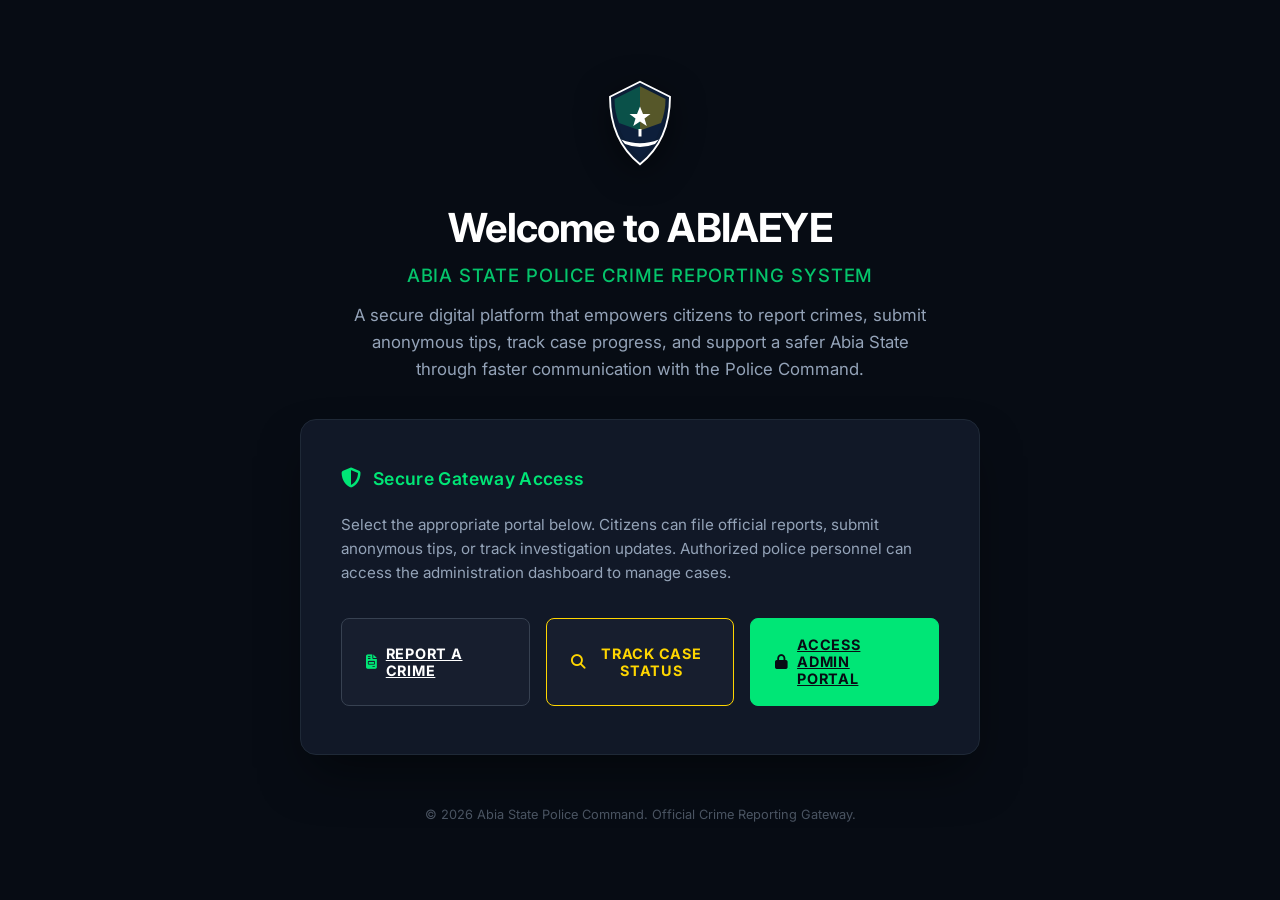
<file: Abiaeye/index.html>
<!DOCTYPE html>
<html lang="en">
<head>
    <meta charset="UTF-8">
    <meta name="viewport" content="width=device-width, initial-scale=1.0">
    <meta name="description" content="ABIAEYE - Secure and digital crime reporting system for the Abia State Police Command. Submit tips, report incidents, and track investigations.">
    <title>ABIAEYE - Abia State Police Crime Reporting System</title>
    <!-- Google Fonts: Inter -->
    <link rel="stylesheet" href="https://fonts.googleapis.com/css2?family=Inter:wght@300;400;500;600;700;800&display=swap">
    <!-- FontAwesome for Icons -->
    <link rel="stylesheet" href="https://cdnjs.cloudflare.com/ajax/libs/font-awesome/6.4.0/css/all.min.css">
    
    <style>
        /* Exact replication of the reference screen design */
        * {
            margin: 0;
            padding: 0;
            box-sizing: border-box;
        }

        body {
            background-color: #070c14; /* Deep, solid dark navy/black background */
            color: #ffffff;
            font-family: 'Inter', -apple-system, BlinkMacSystemFont, "Segoe UI", Roboto, sans-serif;
            min-height: 100vh;
            display: flex;
            align-items: center;
            justify-content: center;
            padding: 2rem 1rem;
            overflow-x: hidden;
        }

        .portal-container {
            width: 100%;
            max-width: 680px;
            text-align: center;
            display: flex;
            flex-direction: column;
            align-items: center;
            gap: 2.25rem;
        }

        /* Police Shield Logo SVG Styling */
        .crest-logo {
            width: 80px;
            height: 90px;
            filter: drop-shadow(0px 8px 16px rgba(0, 0, 0, 0.5));
            transition: transform 0.3s ease;
        }
        .crest-logo:hover {
            transform: scale(1.05);
        }

        /* Hero Text Styles */
        .system-title {
            font-size: 2.5rem;
            font-weight: 700;
            letter-spacing: -0.02em;
            color: #ffffff;
            line-height: 1.2;
            margin-bottom: 0.75rem;
        }

        .system-subtitle {
            font-size: 1.15rem;
            font-weight: 500;
            color: #05c46b; /* Abia State Green Accent */
            margin-bottom: 1rem;
            text-transform: uppercase;
            letter-spacing: 0.05em;
        }

        .system-description {
            font-size: 1.05rem;
            font-weight: 400;
            color: #94a3b8; /* Soft blue-gray text */
            line-height: 1.6;
            max-width: 580px;
            margin: 0 auto;
        }

        /* Gateway Card - Exact match to reference */
        .gateway-card {
            width: 100%;
            background-color: #111827; /* Dark slate card fill */
            border: 1px solid #1f2937; /* Thin border */
            border-radius: 1rem; /* 16px rounded corners */
            padding: 3rem 2.5rem;
            text-align: left;
            box-shadow: 0 25px 50px -12px rgba(0, 0, 0, 0.5);
            display: flex;
            flex-direction: column;
            gap: 1.5rem;
            position: relative;
        }

        /* Card Header & Green Wrench/Key Indicator */
        .card-header-area {
            display: flex;
            align-items: center;
            gap: 0.75rem;
        }

        .header-icon {
            font-size: 1.25rem;
            color: #00e676; /* Bright neon green as in image */
        }

        .header-text {
            font-size: 1.1rem;
            font-weight: 600;
            color: #00e676;
            letter-spacing: 0.02em;
        }

        /* Card Main Body Text */
        .card-body-text {
            font-size: 0.95rem;
            line-height: 1.6;
            color: #94a3b8;
            font-weight: 400;
            margin-bottom: 0.5rem;
        }

        /* Button Grid Layout */
        .button-group {
            display: flex;
            gap: 1rem;
            width: 100%;
        }

        @media (max-width: 576px) {
            .button-group {
                flex-direction: column;
            }
        }

        .btn-portal {
            flex: 1;
            padding: 1.1rem 1.5rem;
            font-size: 0.9rem;
            font-weight: 700;
            letter-spacing: 0.05em;
            text-transform: uppercase;
            border-radius: 0.5rem; /* 8px rounded corners */
            cursor: pointer;
            transition: all 0.2s ease;
            display: inline-flex;
            align-items: center;
            justify-content: center;
            gap: 0.5rem;
            font-family: inherit;
        }

        /* Left Button: Outline Dark Style */
        .btn-citizen {
            background-color: #171e2e;
            border: 1px solid #374151;
            color: #ffffff;
        }

        .btn-citizen:hover {
            background-color: #242f47;
            border-color: #4b5563;
        }

        /* Right Button: Solid Bright Neon Green */
        .btn-admin {
            background-color: #00e676; /* Bright neon green */
            border: 1px solid #00e676;
            color: #070c14; /* Dark text matching background */
        }

        .btn-admin:hover {
            background-color: #00c853;
            border-color: #00c853;
            box-shadow: 0 0 15px rgba(0, 230, 118, 0.4);
        }

        /* Footer Metadata */
        .portal-footer {
            font-size: 0.8rem;
            color: #4b5563;
            margin-top: 1rem;
        }
    </style>
</head>
<body>

    <div class="portal-container">
        
        <!-- Centered Police Shield Crest SVG -->
        <svg class="crest-logo" viewBox="0 0 100 120" xmlns="http://www.w3.org/2000/svg">
            <!-- Outer Shield Base -->
            <path d="M50,5 L90,25 C90,65 75,95 50,115 C25,95 10,65 10,25 L50,5 Z" fill="#0c1d36" stroke="#ffffff" stroke-width="2.5"/>
            <!-- Inner Shield Contrast -->
            <path d="M50,11 L84,28 C84,62 71,88 50,106 C29,88 16,62 16,28 L50,11 Z" fill="#0d1f3b"/>
            <!-- Abia Green Stripe -->
            <path d="M50,11 L16,28 C16,40 18,50 22,60 L50,70 Z" fill="#05c46b" opacity="0.3"/>
            <!-- Abia Gold Stripe -->
            <path d="M50,11 L84,28 C84,40 82,50 78,60 L50,70 Z" fill="#ffd600" opacity="0.3"/>
            <!-- Center Shield Emblem Star / Eagle -->
            <polygon points="50,38 54,48 64,48 56,54 59,64 50,58 41,64 44,54 36,48 46,48" fill="#ffffff"/>
            <!-- Shield Ribbon Banner -->
            <path d="M25,82 Q50,92 75,82 L70,88 Q50,96 30,88 Z" fill="#ffffff"/>
            <!-- NPF Anchor / Eagle Base -->
            <path d="M48,68 L52,68 L52,78 L48,78 Z" fill="#ffffff"/>
        </svg>

        <!-- Centered Headline Text -->
        <div>
            <h1 class="system-title">Welcome to ABIAEYE</h1>
            <div class="system-subtitle">Abia State Police Crime Reporting System</div>
            <p class="system-description">
                A secure digital platform that empowers citizens to report crimes, submit anonymous tips, track case progress, and support a safer Abia State through faster communication with the Police Command.
            </p>
        </div>

        <!-- Access Card (Matches image precisely) -->
        <div class="gateway-card">
            
            <div class="card-header-area">
                <i class="fa-solid fa-shield-halved header-icon"></i>
                <span class="header-text">Secure Gateway Access</span>
            </div>

            <p class="card-body-text">
                Select the appropriate portal below. Citizens can file official reports, submit anonymous tips, or track investigation updates. Authorized police personnel can access the administration dashboard to manage cases.
            </p>

            <div class="button-group">
                <!-- Citizen Entrance (Directly to unified reporting form) -->
                <a href="report-crime.html" class="btn-portal btn-citizen">
                    <i class="fa-solid fa-file-invoice" style="color: #00e676;"></i> Report a Crime
                </a>
                
                <!-- Track Case Status -->
                <button type="button" id="btnTrackCase" class="btn-portal btn-citizen" style="border-color: #ffd600; color: #ffd600; font-family: inherit;">
                    <i class="fa-solid fa-magnifying-glass" style="color: #ffd600;"></i> Track Case Status
                </button>
                
                <!-- Admin Entrance -->
                <a href="admin/admin-login.html" class="btn-portal btn-admin">
                    <i class="fa-solid fa-lock"></i> Access Admin Portal
                </a>
            </div>

        </div>

        <!-- Track Serial Prompt Modal -->
        <div id="trackModal" style="display: none; position: fixed; top: 0; left: 0; width: 100vw; height: 100vh; background-color: rgba(7, 12, 20, 0.95); z-index: 9999; align-items: center; justify-content: center; padding: 1.5rem;">
            <div class="gateway-card" style="max-width: 480px; text-align: center; gap: 1.5rem; border-color: #1f2937;">
                <div class="card-header-area" style="justify-content: center;">
                    <i class="fa-solid fa-magnifying-glass-location header-icon" style="color: #ffd600;"></i>
                    <span class="header-text" style="color: #ffd600; font-weight: 700;">Track Case Status</span>
                </div>
                <p class="card-body-text" style="text-align: center; font-size: 0.92rem; color: #94a3b8;">
                    Enter your unique tracking serial number (e.g. AB20261234) below to confirm your report status.
                </p>
                <form id="homeTrackForm" style="display: flex; flex-direction: column; gap: 1.25rem; width: 100%;">
                    <input type="text" id="trackSerialInput" class="btn-portal btn-citizen" placeholder="e.g. AB20261234" required style="width: 100%; border-radius: 0.375rem; text-transform: uppercase; font-weight: 700; text-align: center; letter-spacing: 0.05em; font-size: 1.1rem; border-color: #ffd600; background-color: #0c1220; color: #ffffff; padding: 0.85rem;">
                    <div style="display: flex; gap: 1rem; width: 100%;">
                        <button type="button" id="btnCancelTrack" class="btn-portal btn-citizen" style="flex: 1; padding: 0.8rem; font-weight: 700;">Cancel</button>
                        <button type="submit" class="btn-portal btn-admin" style="flex: 1; padding: 0.8rem; background-color: #ffd600; border-color: #ffd600; color: #070c14; font-weight: 700;">Track Status</button>
                    </div>
                </form>
            </div>
        </div>

        <!-- Footer -->
        <div class="portal-footer">
            &copy; 2026 Abia State Police Command. Official Crime Reporting Gateway.
        </div>

    </div>

    <script>
        const btnTrackCase = document.getElementById("btnTrackCase");
        const trackModal = document.getElementById("trackModal");
        const btnCancelTrack = document.getElementById("btnCancelTrack");
        const homeTrackForm = document.getElementById("homeTrackForm");
        const trackSerialInput = document.getElementById("trackSerialInput");

        if (btnTrackCase && trackModal && btnCancelTrack) {
            btnTrackCase.onclick = function() {
                trackModal.style.display = "flex";
                trackSerialInput.focus();
            };
            btnCancelTrack.onclick = function() {
                trackModal.style.display = "none";
                homeTrackForm.reset();
            };
            homeTrackForm.onsubmit = function(e) {
                e.preventDefault();
                const ref = trackSerialInput.value.trim().toUpperCase();
                if (ref) {
                    window.location.href = `track-report.html?ref=${ref}`;
                }
            };
        }
    </script>

</body>
</html>
</file>
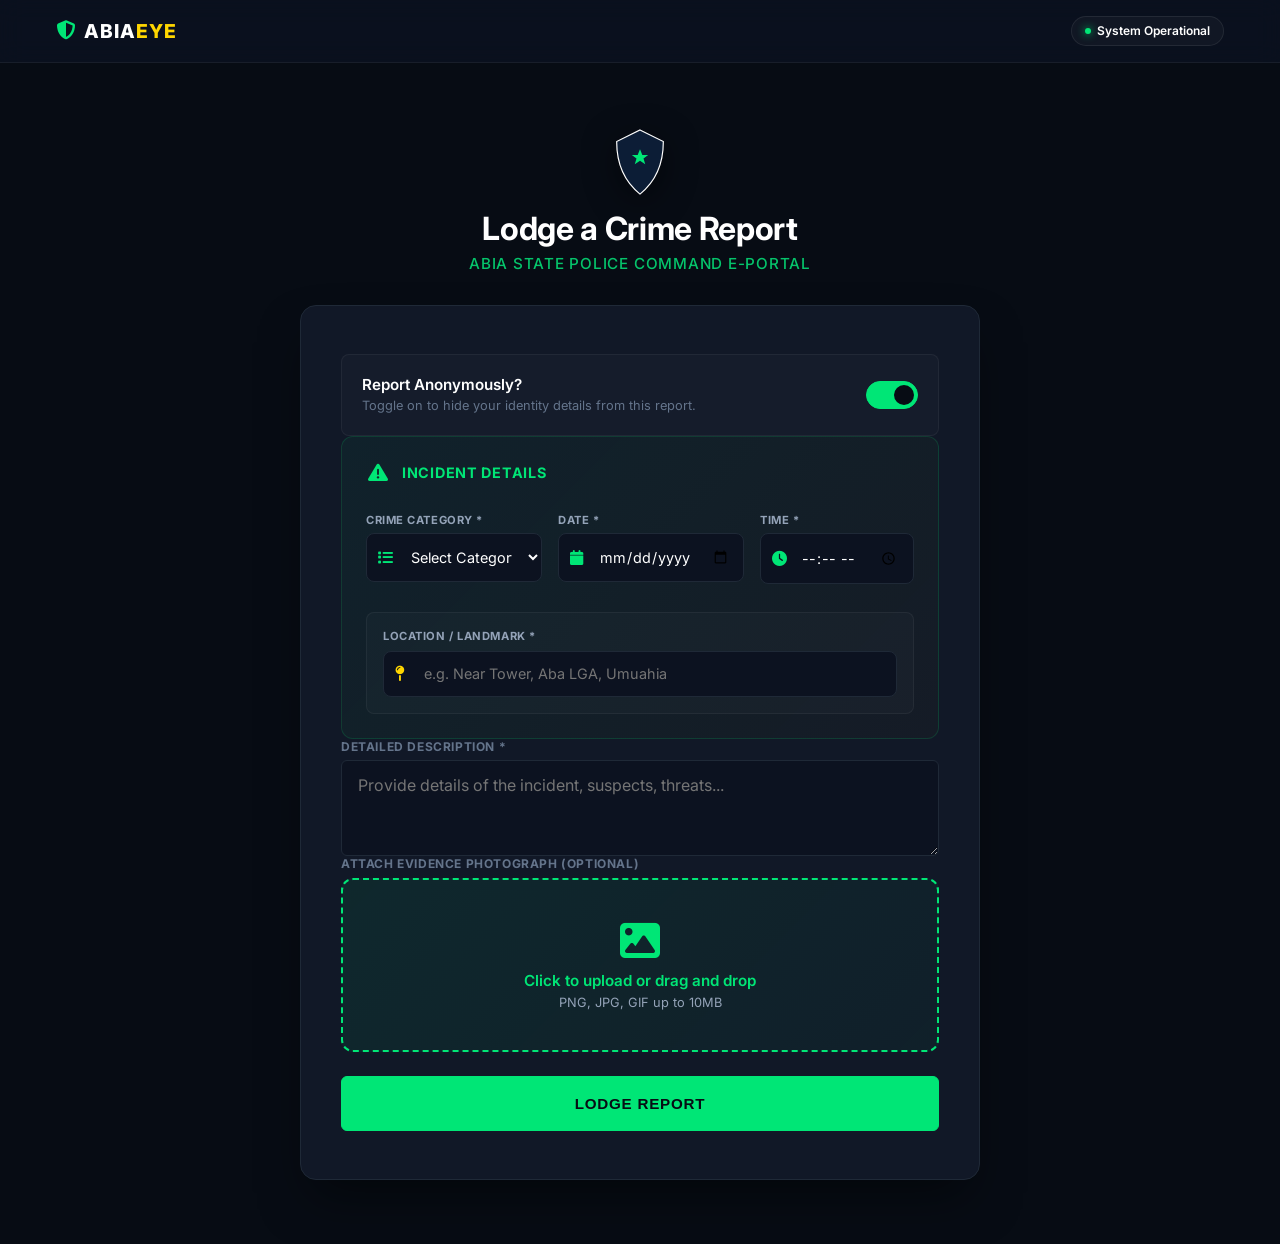
<file: Abiaeye/report-crime.html>
<!DOCTYPE html>
<html lang="en">
<head>
    <meta charset="UTF-8">
    <meta name="viewport" content="width=device-width, initial-scale=1.0">
    <meta name="description" content="Lodge an official or anonymous crime report securely to the Abia State Police Command.">
    <title>Lodge Crime Report - ABIAEYE</title>
    <!-- Google Fonts: Inter -->
    <link rel="stylesheet" href="https://fonts.googleapis.com/css2?family=Inter:wght@300;400;500;600;700;800&display=swap">
    <!-- FontAwesome Icons -->
    <link rel="stylesheet" href="https://cdnjs.cloudflare.com/ajax/libs/font-awesome/6.4.0/css/all.min.css">
    
    <style>
        * {
            margin: 0;
            padding: 0;
            box-sizing: border-box;
        }

        html, body {
            width: 100%;
            overflow-x: hidden;
        }

        body {
            background-color: #070c14; /* Solid deep dark background */
            color: #ffffff;
            font-family: 'Inter', -apple-system, BlinkMacSystemFont, "Segoe UI", Roboto, sans-serif;
            min-height: 100vh;
            display: flex;
            flex-direction: column;
        }

        /* Nav Header styling */
        .landing-navbar {
            background-color: rgba(11, 18, 32, 0.85);
            backdrop-filter: blur(12px);
            border-bottom: 1px solid rgba(255, 255, 255, 0.06);
            padding: 1rem 1rem;
            position: sticky;
            top: 0;
            z-index: 100;
            width: 100%;
        }

        .navbar-container {
            width: 100%;
            max-width: 1200px;
            margin: 0 auto;
            display: flex;
            justify-content: space-between;
            align-items: center;
            padding: 0 1rem;
            gap: 1rem;
        }

        .nav-brand {
            display: flex;
            align-items: center;
            gap: 0.5rem;
            text-decoration: none;
            color: #ffffff;
            font-weight: 800;
            font-size: 1.2rem;
            letter-spacing: 0.05em;
            white-space: nowrap;
        }

        .nav-status-btn {
            background-color: rgba(255, 255, 255, 0.03);
            border: 1px solid rgba(255, 255, 255, 0.08);
            border-radius: 50px;
            padding: 0.4rem 0.8rem;
            font-size: 0.75rem;
            font-weight: 600;
            color: #ffffff;
            display: inline-flex;
            align-items: center;
            gap: 0.4rem;
            white-space: nowrap;
        }

        .status-dot {
            width: 6px;
            height: 6px;
            border-radius: 50%;
            background-color: #00e676;
            box-shadow: 0 0 8px #00e676;
            display: inline-block;
            flex-shrink: 0;
        }

        @media (max-width: 640px) {
            .nav-brand {
                font-size: 1rem;
                gap: 0.3rem;
            }

            .nav-status-btn {
                padding: 0.35rem 0.6rem;
                font-size: 0.65rem;
            }

            .status-dot {
                width: 5px;
                height: 5px;
            }
        }

        /* Form Content Container */
        .report-section {
            flex-grow: 1;
            display: flex;
            align-items: center;
            justify-content: center;
            padding: 2rem 1rem;
        }

        @media (min-width: 768px) {
            .report-section {
                padding: 3rem 1.5rem;
            }
        }

        @media (min-width: 1024px) {
            .report-section {
                padding: 4rem 1.5rem;
            }
        }

        .report-container {
            width: 100%;
            max-width: 680px;
            display: flex;
            flex-direction: column;
            gap: 1.5rem;
        }

        @media (min-width: 768px) {
            .report-container {
                gap: 2rem;
            }
        }

        .form-header-group {
            text-align: center;
            display: flex;
            flex-direction: column;
            align-items: center;
            gap: 0.35rem;
        }

        .crest-logo {
            width: 50px;
            height: 60px;
            filter: drop-shadow(0px 8px 16px rgba(0, 0, 0, 0.5));
            margin-bottom: 0.25rem;
        }

        @media (min-width: 640px) {
            .crest-logo {
                width: 60px;
                height: 70px;
                margin-bottom: 0.5rem;
            }
        }

        .form-title {
            font-size: 1.5rem;
            font-weight: 700;
            letter-spacing: -0.01em;
            color: #ffffff;
            line-height: 1.2;
        }

        @media (min-width: 640px) {
            .form-title {
                font-size: 1.75rem;
            }
        }

        @media (min-width: 1024px) {
            .form-title {
                font-size: 2rem;
            }
        }

        .form-subtitle {
            font-size: 0.75rem;
            color: #05c46b;
            font-weight: 500;
            text-transform: uppercase;
            letter-spacing: 0.05em;
        }

        @media (min-width: 640px) {
            .form-subtitle {
                font-size: 0.85rem;
            }
        }

        @media (min-width: 1024px) {
            .form-subtitle {
                font-size: 0.95rem;
            }
        }

        /* Main Form Card */
        .report-card {
            background-color: #111827;
            border: 1px solid #1f2937;
            border-radius: 0.75rem;
            padding: 1.5rem 1rem;
            box-shadow: 0 25px 50px -12px rgba(0, 0, 0, 0.5);
            display: flex;
            flex-direction: column;
            gap: 1rem;
        }

        @media (min-width: 640px) {
            .report-card {
                border-radius: 1rem;
                padding: 2rem 1.5rem;
                gap: 1.25rem;
            }
        }

        @media (min-width: 1024px) {
            .report-card {
                padding: 3rem 2.5rem;
                gap: 1.5rem;
            }
        }

        .section-header {
            font-size: 0.7rem;
            font-weight: 700;
            color: #4b5563;
            letter-spacing: 0.05em;
            text-transform: uppercase;
            border-bottom: 1px solid rgba(255, 255, 255, 0.03);
            padding-bottom: 0.4rem;
            margin-bottom: 0.4rem;
        }

        @media (min-width: 640px) {
            .section-header {
                font-size: 0.75rem;
                padding-bottom: 0.5rem;
                margin-bottom: 0.5rem;
            }
        }

        @media (min-width: 1024px) {
            .section-header {
                font-size: 0.85rem;
            }
        }

        /* Anonymous Toggle Banner Style */
        .toggle-banner {
            background-color: rgba(255, 255, 255, 0.02);
            border: 1px solid rgba(255, 255, 255, 0.05);
            border-radius: 0.5rem;
            padding: 1rem;
            display: flex;
            flex-direction: column;
            gap: 1rem;
            align-items: flex-start;
        }

        @media (min-width: 640px) {
            .toggle-banner {
                flex-direction: row;
                align-items: center;
                justify-content: space-between;
                padding: 1.25rem;
            }
        }

        .toggle-label-text {
            font-weight: 600;
            font-size: 0.85rem;
            color: #ffffff;
        }

        @media (min-width: 640px) {
            .toggle-label-text {
                font-size: 0.95rem;
            }
        }

        .toggle-desc {
            font-size: 0.7rem;
            color: #64748b;
            margin-top: 0.1rem;
            line-height: 1.3;
        }

        @media (min-width: 640px) {
            .toggle-desc {
                font-size: 0.8rem;
                margin-top: 0.25rem;
            }
        }

        /* Switch Styling */
        .switch-container {
            position: relative;
            display: inline-block;
            width: 48px;
            height: 26px;
            flex-shrink: 0;
        }

        @media (min-width: 640px) {
            .switch-container {
                width: 52px;
                height: 28px;
            }
        }

        .switch-container input {
            opacity: 0;
            width: 0;
            height: 0;
        }

        .slider {
            position: absolute;
            cursor: pointer;
            top: 0;
            left: 0;
            right: 0;
            bottom: 0;
            background-color: #1f2937;
            transition: .3s;
            border-radius: 34px;
            border: 1px solid #374151;
        }

        .slider:before {
            position: absolute;
            content: "";
            height: 18px;
            width: 18px;
            left: 3px;
            bottom: 3px;
            background-color: #94a3b8;
            transition: .3s;
            border-radius: 50%;
        }

        @media (min-width: 640px) {
            .slider:before {
                height: 20px;
                width: 20px;
            }
        }

        input:checked + .slider {
            background-color: #00e676;
            border-color: #00e676;
        }

        input:checked + .slider:before {
            transform: translateX(22px);
            background-color: #070c14;
        }

        @media (min-width: 640px) {
            input:checked + .slider:before {
                transform: translateX(24px);
            }
        }

        /* Inputs & Grids */
        .form-group {
            display: flex;
            flex-direction: column;
            gap: 0.35rem;
        }

        @media (min-width: 640px) {
            .form-group {
                gap: 0.4rem;
            }
        }

        .form-grid-2 {
            display: grid;
            grid-template-columns: 1fr;
            gap: 0.9rem;
        }

        @media (min-width: 640px) {
            .form-grid-2 {
                grid-template-columns: 1fr 1fr;
                gap: 1rem;
            }
        }

        @media (min-width: 1024px) {
            .form-grid-2 {
                gap: 1.25rem;
            }
        }

        .login-label {
            font-size: 0.65rem;
            font-weight: 700;
            color: #64748b;
            letter-spacing: 0.05em;
            text-transform: uppercase;
        }

        @media (min-width: 640px) {
            .login-label {
                font-size: 0.7rem;
            }
        }

        @media (min-width: 1024px) {
            .login-label {
                font-size: 0.75rem;
            }
        }

        .login-input {
            width: 100%;
            background-color: #0c1220;
            border: 1px solid #1f2937;
            border-radius: 0.35rem;
            padding: 0.7rem 0.85rem;
            font-family: inherit;
            font-size: 0.85rem;
            color: #ffffff;
            transition: all 0.2s ease;
        }

        @media (min-width: 640px) {
            .login-input {
                border-radius: 0.375rem;
                padding: 0.85rem 1rem;
                font-size: 0.9rem;
            }
        }

        @media (min-width: 1024px) {
            .login-input {
                font-size: 0.95rem;
            }
        }

        .login-input:focus {
            outline: none;
            border-color: #00e676;
            box-shadow: 0 0 0 2px rgba(0, 230, 118, 0.15);
        }

        /* Updated Incident Details Section Styling */
        .incident-details-section {
            background: linear-gradient(135deg, rgba(0, 230, 118, 0.05) 0%, rgba(255, 214, 0, 0.02) 100%);
            border: 1px solid rgba(0, 230, 118, 0.15);
            border-radius: 0.65rem;
            padding: 1rem;
            display: flex;
            flex-direction: column;
            gap: 0.9rem;
        }

        @media (min-width: 640px) {
            .incident-details-section {
                border-radius: 0.75rem;
                padding: 1.25rem;
                gap: 1rem;
            }
        }

        @media (min-width: 1024px) {
            .incident-details-section {
                padding: 1.5rem;
                gap: 1.25rem;
            }
        }

        .incident-header {
            display: flex;
            align-items: center;
            gap: 0.6rem;
            margin-bottom: 0.3rem;
        }

        @media (min-width: 640px) {
            .incident-header {
                gap: 0.75rem;
                margin-bottom: 0.5rem;
            }
        }

        .incident-icon {
            font-size: 1rem;
            color: #00e676;
            width: 20px;
            height: 20px;
            display: flex;
            align-items: center;
            justify-content: center;
            flex-shrink: 0;
        }

        @media (min-width: 640px) {
            .incident-icon {
                font-size: 1.1rem;
                width: 24px;
                height: 24px;
            }
        }

        @media (min-width: 1024px) {
            .incident-icon {
                font-size: 1.25rem;
            }
        }

        .incident-title {
            font-size: 0.75rem;
            font-weight: 700;
            color: #00e676;
            text-transform: uppercase;
            letter-spacing: 0.05em;
        }

        @media (min-width: 640px) {
            .incident-title {
                font-size: 0.8rem;
            }
        }

        @media (min-width: 1024px) {
            .incident-title {
                font-size: 0.9rem;
            }
        }

        .incident-fields-grid {
            display: grid;
            grid-template-columns: 1fr;
            gap: 0.8rem;
        }

        @media (min-width: 640px) {
            .incident-fields-grid {
                grid-template-columns: 2fr 1fr 1fr;
                gap: 0.9rem;
            }
        }

        @media (min-width: 1024px) {
            .incident-fields-grid {
                gap: 1rem;
            }
        }

        .field-wrapper {
            display: flex;
            flex-direction: column;
            gap: 0.35rem;
        }

        @media (min-width: 640px) {
            .field-wrapper {
                gap: 0.4rem;
            }
        }

        .field-label {
            font-size: 0.6rem;
            font-weight: 700;
            color: #94a3b8;
            letter-spacing: 0.05em;
            text-transform: uppercase;
        }

        @media (min-width: 640px) {
            .field-label {
                font-size: 0.65rem;
            }
        }

        @media (min-width: 1024px) {
            .field-label {
                font-size: 0.7rem;
            }
        }

        .field-icon-wrapper {
            position: relative;
            display: flex;
            align-items: center;
        }

        .field-icon {
            position: absolute;
            left: 0.65rem;
            color: #00e676;
            font-size: 0.8rem;
            pointer-events: none;
        }

        @media (min-width: 640px) {
            .field-icon {
                left: 0.75rem;
                font-size: 0.9rem;
            }
        }

        @media (min-width: 1024px) {
            .field-icon {
                font-size: 0.95rem;
            }
        }

        .field-input-with-icon {
            width: 100%;
            background-color: #0c1220;
            border: 1.5px solid #1f2937;
            border-radius: 0.4rem;
            padding: 0.7rem 0.65rem 0.7rem 2.2rem;
            font-family: inherit;
            font-size: 0.8rem;
            color: #ffffff;
            transition: all 0.2s ease;
            cursor: pointer;
        }

        @media (min-width: 640px) {
            .field-input-with-icon {
                border-radius: 0.5rem;
                padding: 0.85rem 0.85rem 0.85rem 2.5rem;
                font-size: 0.85rem;
            }
        }

        @media (min-width: 1024px) {
            .field-input-with-icon {
                font-size: 0.9rem;
            }
        }

        .field-input-with-icon:hover {
            border-color: #00e676;
            box-shadow: 0 0 8px rgba(0, 230, 118, 0.1);
        }

        .field-input-with-icon:focus {
            outline: none;
            border-color: #00e676;
            box-shadow: 0 0 12px rgba(0, 230, 118, 0.2);
        }

        .field-input-with-icon option {
            background-color: #0c1220;
            color: #ffffff;
        }

        .location-section {
            background-color: rgba(255, 255, 255, 0.02);
            border: 1px solid rgba(255, 255, 255, 0.05);
            border-radius: 0.4rem;
            padding: 0.85rem;
            margin-top: 0.4rem;
        }

        @media (min-width: 640px) {
            .location-section {
                border-radius: 0.5rem;
                padding: 1rem;
                margin-top: 0.5rem;
            }
        }

        .location-label {
            font-size: 0.6rem;
            font-weight: 700;
            color: #94a3b8;
            letter-spacing: 0.05em;
            text-transform: uppercase;
            margin-bottom: 0.4rem;
            display: block;
        }

        @media (min-width: 640px) {
            .location-label {
                font-size: 0.65rem;
                margin-bottom: 0.5rem;
            }
        }

        @media (min-width: 1024px) {
            .location-label {
                font-size: 0.7rem;
            }
        }

        .location-wrapper {
            position: relative;
            display: flex;
            align-items: center;
        }

        .location-icon {
            position: absolute;
            left: 0.65rem;
            color: #ffd600;
            font-size: 0.8rem;
            pointer-events: none;
        }

        @media (min-width: 640px) {
            .location-icon {
                left: 0.75rem;
                font-size: 0.9rem;
            }
        }

        @media (min-width: 1024px) {
            .location-icon {
                font-size: 0.95rem;
            }
        }

        .location-input {
            width: 100%;
            background-color: #0c1220;
            border: 1.5px solid #1f2937;
            border-radius: 0.4rem;
            padding: 0.7rem 0.65rem 0.7rem 2.2rem;
            font-family: inherit;
            font-size: 0.8rem;
            color: #ffffff;
            transition: all 0.2s ease;
        }

        @media (min-width: 640px) {
            .location-input {
                border-radius: 0.5rem;
                padding: 0.85rem 0.85rem 0.85rem 2.5rem;
                font-size: 0.85rem;
            }
        }

        @media (min-width: 1024px) {
            .location-input {
                font-size: 0.9rem;
            }
        }

        .location-input:hover {
            border-color: #ffd600;
            box-shadow: 0 0 8px rgba(255, 214, 0, 0.1);
        }

        .location-input:focus {
            outline: none;
            border-color: #ffd600;
            box-shadow: 0 0 12px rgba(255, 214, 0, 0.2);
        }

        /* Modern File Upload Styling */
        .file-upload-wrapper {
            position: relative;
            display: block;
        }

        .file-upload-label {
            display: flex;
            flex-direction: column;
            align-items: center;
            justify-content: center;
            gap: 0.6rem;
            width: 100%;
            background: linear-gradient(135deg, rgba(0, 230, 118, 0.08) 0%, rgba(0, 230, 118, 0.04) 100%);
            border: 2px dashed #00e676;
            border-radius: 0.5rem;
            padding: 1.5rem 0.8rem;
            cursor: pointer;
            transition: all 0.3s ease;
            font-weight: 600;
            color: #00e676;
        }

        @media (min-width: 640px) {
            .file-upload-label {
                gap: 0.75rem;
                border-radius: 0.65rem;
                padding: 2.5rem 1rem;
            }
        }

        @media (min-width: 1024px) {
            .file-upload-label {
                border-radius: 0.75rem;
            }
        }

        .file-upload-label:hover {
            background: linear-gradient(135deg, rgba(0, 230, 118, 0.15) 0%, rgba(0, 230, 118, 0.08) 100%);
            border-color: #00c853;
            color: #00c853;
            box-shadow: 0 0 15px rgba(0, 230, 118, 0.2);
            transform: translateY(-2px);
        }

        .file-upload-label.active {
            background: linear-gradient(135deg, rgba(0, 230, 118, 0.2) 0%, rgba(0, 230, 118, 0.12) 100%);
            border-color: #00c853;
            box-shadow: 0 0 20px rgba(0, 230, 118, 0.3);
        }

        .file-upload-icon {
            font-size: 2rem;
            display: flex;
            align-items: center;
            justify-content: center;
            transition: transform 0.3s ease;
        }

        @media (min-width: 640px) {
            .file-upload-icon {
                font-size: 2.5rem;
            }
        }

        .file-upload-label:hover .file-upload-icon {
            transform: scale(1.1);
        }

        .file-upload-text {
            display: flex;
            flex-direction: column;
            gap: 0.25rem;
            text-align: center;
        }

        @media (min-width: 640px) {
            .file-upload-text {
                gap: 0.35rem;
            }
        }

        .file-upload-main {
            font-size: 0.8rem;
            font-weight: 600;
            color: #00e676;
            line-height: 1.2;
        }

        @media (min-width: 640px) {
            .file-upload-main {
                font-size: 0.9rem;
            }
        }

        @media (min-width: 1024px) {
            .file-upload-main {
                font-size: 0.95rem;
            }
        }

        .file-upload-hint {
            font-size: 0.7rem;
            color: #94a3b8;
            font-weight: 400;
        }

        @media (min-width: 640px) {
            .file-upload-hint {
                font-size: 0.75rem;
            }
        }

        @media (min-width: 1024px) {
            .file-upload-hint {
                font-size: 0.8rem;
            }
        }

        #evidence {
            display: none;
        }

        .file-name-display {
            margin-top: 0.65rem;
            padding: 0.7rem 0.85rem;
            background-color: rgba(0, 230, 118, 0.08);
            border: 1px solid rgba(0, 230, 118, 0.25);
            border-radius: 0.4rem;
            display: flex;
            align-items: center;
            gap: 0.6rem;
            font-size: 0.75rem;
            color: #00e676;
            font-weight: 500;
            transition: all 0.3s ease;
        }

        @media (min-width: 640px) {
            .file-name-display {
                margin-top: 0.75rem;
                padding: 0.85rem 1rem;
                border-radius: 0.5rem;
                gap: 0.75rem;
                font-size: 0.8rem;
            }
        }

        @media (min-width: 1024px) {
            .file-name-display {
                font-size: 0.85rem;
            }
        }

        .file-name-display.hidden {
            display: none;
        }

        .file-name-icon {
            font-size: 0.9rem;
            color: #00e676;
            flex-shrink: 0;
        }

        @media (min-width: 640px) {
            .file-name-icon {
                font-size: 1rem;
            }
        }

        /* Dynamic Reporter Section Folding */
        .reporter-section-panel {
            display: flex;
            flex-direction: column;
            gap: 0.9rem;
            transition: all 0.35s ease-in-out;
            max-height: 500px;
            opacity: 1;
            overflow: hidden;
        }

        @media (min-width: 640px) {
            .reporter-section-panel {
                gap: 1.25rem;
            }
        }

        .reporter-section-panel.hidden {
            max-height: 0;
            opacity: 0;
            margin: 0;
            padding: 0;
            pointer-events: none;
        }

        /* Button styling */
        .btn-submit-report {
            background-color: #00e676;
            border: 1px solid #00e676;
            color: #070c14;
            width: 100%;
            padding: 0.95rem;
            font-size: 0.8rem;
            font-weight: 800;
            letter-spacing: 0.05em;
            text-transform: uppercase;
            border-radius: 0.35rem;
            cursor: pointer;
            transition: all 0.2s ease;
            display: inline-flex;
            align-items: center;
            justify-content: center;
            gap: 0.4rem;
            margin-top: 1rem;
        }

        @media (min-width: 640px) {
            .btn-submit-report {
                border-radius: 0.375rem;
                padding: 1rem;
                font-size: 0.85rem;
                gap: 0.5rem;
                margin-top: 1.2rem;
            }
        }

        @media (min-width: 1024px) {
            .btn-submit-report {
                padding: 1.1rem;
                font-size: 0.95rem;
                margin-top: 1.5rem;
            }
        }

        .btn-submit-report:hover {
            background-color: #00c853;
            border-color: #00c853;
            box-shadow: 0 0 15px rgba(0, 230, 118, 0.35);
        }

        /* Alerts */
        .alert {
            padding: 0.75rem 0.9rem;
            border-radius: 0.35rem;
            font-size: 0.75rem;
            display: flex;
            align-items: center;
            gap: 0.4rem;
            line-height: 1.3;
        }

        @media (min-width: 640px) {
            .alert {
                padding: 0.9rem 1.1rem;
                border-radius: 0.375rem;
                font-size: 0.8rem;
                gap: 0.5rem;
            }
        }

        @media (min-width: 1024px) {
            .alert {
                font-size: 0.9rem;
            }
        }

        .alert-error {
            background-color: rgba(220, 38, 38, 0.1);
            border: 1px solid rgba(220, 38, 38, 0.2);
            color: #ef4444;
        }

        .alert-success {
            background-color: rgba(16, 185, 129, 0.1);
            border: 1px solid rgba(16, 185, 129, 0.2);
            color: #00e676;
        }

        /* Success screen overlay styling */
        .success-overlay {
            display: none;
            position: fixed;
            top: 0;
            left: 0;
            width: 100vw;
            height: 100vh;
            background-color: #070c14;
            z-index: 9999;
            align-items: center;
            justify-content: center;
            padding: 1rem;
            overflow-y: auto;
        }

        .receipt-card {
            width: 100%;
            max-width: 580px;
            background-color: #111827;
            border: 1px solid #1f2937;
            border-radius: 0.75rem;
            padding: 1.5rem 1rem;
            box-shadow: 0 25px 50px -12px rgba(0, 0, 0, 0.6);
            display: flex;
            flex-direction: column;
            gap: 1rem;
        }

        @media (min-width: 640px) {
            .receipt-card {
                border-radius: 1rem;
                padding: 2rem 1.5rem;
                gap: 1.25rem;
            }
        }

        @media (min-width: 1024px) {
            .receipt-card {
                padding: 2.5rem;
                gap: 1.5rem;
            }
        }

        .success-header {
            text-align: center;
            display: flex;
            flex-direction: column;
            align-items: center;
            gap: 0.35rem;
        }

        @media (min-width: 640px) {
            .success-header {
                gap: 0.5rem;
            }
        }

        .success-circle {
            width: 70px;
            height: 70px;
            border-radius: 50%;
            border: 4px solid #00e676;
            display: flex;
            align-items: center;
            justify-content: center;
            background-color: rgba(0, 230, 118, 0.05);
            box-shadow: 0 0 20px rgba(0, 230, 118, 0.2);
            margin-bottom: 0.3rem;
        }

        @media (min-width: 640px) {
            .success-circle {
                width: 80px;
                height: 80px;
                margin-bottom: 0.5rem;
            }
        }

        .success-circle i {
            font-size: 2.25rem;
            color: #00e676;
        }

        @media (min-width: 640px) {
            .success-circle i {
                font-size: 2.75rem;
            }
        }

        .success-title {
            font-size: 1.3rem;
            font-weight: 800;
            color: #ffffff;
            letter-spacing: -0.01em;
            line-height: 1.2;
        }

        @media (min-width: 640px) {
            .success-title {
                font-size: 1.5rem;
            }
        }

        @media (min-width: 1024px) {
            .success-title {
                font-size: 1.75rem;
            }
        }

        .success-subtitle {
            font-size: 0.7rem;
            color: #05c46b;
            font-weight: 600;
            text-transform: uppercase;
            letter-spacing: 0.05em;
        }

        @media (min-width: 640px) {
            .success-subtitle {
                font-size: 0.8rem;
            }
        }

        @media (min-width: 1024px) {
            .success-subtitle {
                font-size: 0.9rem;
            }
        }

        .ref-box {
            background-color: #0c1220;
            border: 1px solid #1f2937;
            border-radius: 0.4rem;
            padding: 1rem;
            text-align: center;
        }

        @media (min-width: 640px) {
            .ref-box {
                border-radius: 0.5rem;
                padding: 1.25rem;
            }
        }

        .ref-label {
            font-size: 0.65rem;
            font-weight: 700;
            color: #64748b;
            letter-spacing: 0.08em;
        }

        @media (min-width: 640px) {
            .ref-label {
                font-size: 0.7rem;
            }
        }

        @media (min-width: 1024px) {
            .ref-label {
                font-size: 0.72rem;
            }
        }

        .ref-code {
            font-size: 1.8rem;
            font-weight: 800;
            color: #ffd600;
            letter-spacing: 0.02em;
            margin-top: 0.3rem;
        }

        @media (min-width: 640px) {
            .ref-code {
                font-size: 2rem;
                margin-top: 0.5rem;
            }
        }

        @media (min-width: 1024px) {
            .ref-code {
                font-size: 2.15rem;
            }
        }

        .btn-copy {
            background-color: rgba(255, 255, 255, 0.03);
            border: 1px solid rgba(255, 255, 255, 0.08);
            color: #94a3b8;
            padding: 0.35rem 0.65rem;
            font-size: 0.7rem;
            font-weight: 600;
            border-radius: 4px;
            cursor: pointer;
            transition: all 0.2s ease;
        }

        @media (min-width: 640px) {
            .btn-copy {
                padding: 0.4rem 0.8rem;
                font-size: 0.75rem;
            }
        }

        @media (min-width: 1024px) {
            .btn-copy {
                font-size: 0.8rem;
            }
        }

        .btn-copy:hover {
            background-color: rgba(255, 255, 255, 0.08);
            color: #ffffff;
        }

        .receipt-details {
            display: flex;
            flex-direction: column;
            gap: 0.6rem;
            background-color: rgba(255, 255, 255, 0.01);
            border-top: 1px solid rgba(255, 255, 255, 0.03);
            border-bottom: 1px solid rgba(255, 255, 255, 0.03);
            padding: 0.8rem 0;
        }

        @media (min-width: 640px) {
            .receipt-details {
                gap: 0.75rem;
                padding: 1rem 0;
            }
        }

        .receipt-row {
            display: flex;
            flex-direction: column;
            gap: 0.25rem;
            font-size: 0.75rem;
        }

        @media (min-width: 640px) {
            .receipt-row {
                flex-direction: row;
                justify-content: space-between;
                align-items: flex-start;
                gap: 1rem;
                font-size: 0.85rem;
            }
        }

        @media (min-width: 1024px) {
            .receipt-row {
                gap: 1.5rem;
                font-size: 0.9rem;
            }
        }

        .receipt-label {
            color: #64748b;
            font-weight: 500;
            min-width: 100px;
        }

        @media (min-width: 640px) {
            .receipt-label {
                min-width: 120px;
            }
        }

        .receipt-value {
            color: #ffffff;
            font-weight: 600;
            text-align: right;
            word-break: break-word;
        }

        .receipt-actions {
            display: flex;
            flex-direction: column;
            gap: 0.8rem;
            width: 100%;
        }

        @media (min-width: 640px) {
            .receipt-actions {
                flex-direction: row;
                gap: 1rem;
            }
        }

        .btn-receipt {
            flex: 1;
            padding: 0.85rem 0.75rem;
            font-size: 0.75rem;
            font-weight: 700;
            text-transform: uppercase;
            letter-spacing: 0.05em;
            border-radius: 0.35rem;
            cursor: pointer;
            display: inline-flex;
            align-items: center;
            justify-content: center;
            gap: 0.4rem;
            transition: all 0.2s ease;
            text-decoration: none;
            white-space: nowrap;
        }

        @media (min-width: 640px) {
            .btn-receipt {
                padding: 0.9rem;
                font-size: 0.8rem;
                border-radius: 0.375rem;
                gap: 0.5rem;
            }
        }

        @media (min-width: 1024px) {
            .btn-receipt {
                padding: 1rem;
                font-size: 0.9rem;
            }
        }

        .btn-print {
            background-color: #171e2e;
            border: 1px solid #374151;
            color: #ffffff;
        }

        .btn-print:hover {
            background-color: #242f47;
        }

        .btn-home {
            background-color: #00e676;
            border: 1px solid #00e676;
            color: #070c14;
        }

        .btn-home:hover {
            background-color: #00c853;
            box-shadow: 0 0 15px rgba(0, 230, 118, 0.3);
        }

        /* Print stylesheet for clean receipt prints */
        @media print {
            body > *:not(#successOverlay) {
                display: none !important;
            }
            #successOverlay {
                position: absolute;
                left: 0;
                top: 0;
                width: 100%;
                height: 100%;
                background: #ffffff !important;
                color: #000000 !important;
                display: flex !important;
            }
            .receipt-card {
                border: none !important;
                box-shadow: none !important;
                background: #ffffff !important;
                color: #000000 !important;
                max-width: 100% !important;
                padding: 0 !important;
            }
            .success-title, .success-subtitle, .ref-code, .receipt-value {
                color: #000000 !important;
            }
            .ref-box {
                background: #f3f4f6 !important;
                border: 1px solid #e5e7eb !important;
            }
            .btn-copy, .receipt-actions, .success-circle {
                display: none !important;
            }
        }
    </style>
</head>
<body>

    <!-- Full Screen Case Lodge Confirmation Receipt Overlay -->
    <div id="successOverlay" class="success-overlay">
        <div class="receipt-card">
            
            <div class="success-header">
                <div class="success-circle">
                    <i class="fa-solid fa-check"></i>
                </div>
                <h2 class="success-title">Report Lodged Successfully!</h2>
                <p class="success-subtitle">Abia State Police Command E-Portal</p>
            </div>
            
            <!-- Reference Code Box -->
            <div class="ref-box">
                <div class="ref-label">YOUR CASE TRACKING SERIAL NUMBER</div>
                <div style="display: flex; align-items: center; justify-content: center; gap: 0.75rem; margin-top: 0.3rem; flex-wrap: wrap;">
                    <span id="successRef" class="ref-code">AB20260000</span>
                    <button type="button" id="copyBtn" class="btn-copy" onclick="copyRefCode()">
                        <i class="fa-regular fa-copy"></i> Copy
                    </button>
                </div>
            </div>

            <!-- Simulated Mobile Dispatch Notification -->
            <div style="background-color: rgba(0, 230, 118, 0.08); border: 1px solid rgba(0, 230, 118, 0.2); border-radius: 0.375rem; padding: 0.65rem; display: flex; align-items: flex-start; gap: 0.6rem;">
                <i class="fa-solid fa-mobile-screen-button" style="color: #00e676; font-size: 1rem; flex-shrink: 0; margin-top: 0.1rem;"></i>
                <div style="text-align: left;">
                    <strong style="color: #00e676; font-size: 0.65rem; display: block; text-transform: uppercase; letter-spacing: 0.03em;">Mobile Dispatch Status</strong>
                    <span style="font-size: 0.65rem; color: #d1d5db; line-height: 1.25; display: block;">SMS notification successfully sent to duty commander (+234 803 333 3333).</span>
                </div>
            </div>

            <!-- Summary details -->
            <div class="receipt-details">
                <div class="receipt-row">
                    <span class="receipt-label">Crime Category:</span>
                    <span id="recCategory" class="receipt-value">-</span>
                </div>
                <div class="receipt-row">
                    <span class="receipt-label">Location:</span>
                    <span id="recLocation" class="receipt-value">-</span>
                </div>
                <div class="receipt-row">
                    <span class="receipt-label">Date & Time:</span>
                    <span id="recDateTime" class="receipt-value">-</span>
                </div>
                <div class="receipt-row">
                    <span class="receipt-label">Reporter Info:</span>
                    <span id="recReporter" class="receipt-value">-</span>
                </div>
            </div>

            <!-- Live Track Progress Button -->
            <button type="button" id="btnTrackProgress" style="width: 100%; background-color: #171e2e; border: 1px solid #374151; color: #ffffff; padding: 0.75rem; font-weight: 700; border-radius: 0.35rem; cursor: pointer; display: flex; align-items: center; justify-content: center; gap: 0.4rem; transition: all 0.2s ease; font-size: 0.75rem; text-transform: uppercase;">
                <i class="fa-solid fa-route" style="color: #00e676;"></i> Track Report Progress Live
            </button>

            <!-- Actions -->
            <div class="receipt-actions">
                <button type="button" onclick="window.print()" class="btn-receipt btn-print">
                    <i class="fa-solid fa-print"></i> Print
                </button>
                <a href="index.html" class="btn-receipt btn-home">
                    Return Home <i class="fa-solid fa-arrow-right"></i>
                </a>
            </div>
        </div>
    </div>

    <!-- Navigation Header -->
    <nav class="landing-navbar">
        <div class="navbar-container">
            <a href="index.html" class="nav-brand">
                <i class="fa-solid fa-shield-halved" style="color: #00e676;"></i>
                <span>ABIA<span style="color: #ffd600;">EYE</span></span>
            </a>
            <div>
                <span class="nav-status-btn">
                    <span class="status-dot"></span> System Operational
                </span>
            </div>
        </div>
    </nav>

    <!-- Reporting Section -->
    <section class="report-section">
        <div class="report-container">
            
            <div class="form-header-group">
                <!-- SVG Crest logo -->
                <svg class="crest-logo" viewBox="0 0 100 120" xmlns="http://www.w3.org/2000/svg">
                    <path d="M50,5 L90,25 C90,65 75,95 50,115 C25,95 10,65 10,25 L50,5 Z" fill="#0c1d36" stroke="#ffffff" stroke-width="2"/>
                    <polygon points="50,38 54,48 64,48 56,54 59,64 50,58 41,64 44,54 36,48 46,48" fill="#00e676"/>
                </svg>
                <h1 class="form-title">Lodge a Crime Report</h1>
                <div class="form-subtitle">Abia State Police Command E-Portal</div>
            </div>

            <!-- Main Form -->
            <div class="report-card">
                
                <!-- Alerts -->
                <div id="errorAlert" class="alert alert-error" style="display: none;">
                    <i class="fa-solid fa-circle-exclamation" style="flex-shrink: 0;"></i> <span id="errorMsg"></span>
                </div>

                <!-- Form -->
                <form id="reportCrimeForm" class="login-form">
                    
                    <!-- Anonymous Option Toggle -->
                    <div class="toggle-banner">
                        <div>
                            <div class="toggle-label-text">Report Anonymously?</div>
                            <div class="toggle-desc">Toggle on to hide your identity details from this report.</div>
                        </div>
                        <label class="switch-container">
                            <input type="checkbox" id="anonymous_toggle">
                            <span class="slider"></span>
                        </label>
                    </div>

                    <!-- 1. REPORTER INFORMATION (Collapsed when anonymous toggle is checked) -->
                    <div id="reporterDetailsSection" class="reporter-section-panel">
                        <div class="section-header">Reporter Details</div>
                        
                        <div class="form-grid-2">
                            <div class="form-group">
                                <label for="reporter_name" class="login-label">Full Name *</label>
                                <input type="text" id="reporter_name" class="login-input" placeholder="e.g. Kalu Chukwu">
                            </div>
                            <div class="form-group">
                                <label for="reporter_nin" class="login-label">NIN (National ID Number)</label>
                                <input type="text" id="reporter_nin" class="login-input" placeholder="Enter NIN details">
                            </div>
                        </div>

                        <div class="form-grid-2">
                            <div class="form-group">
                                <label for="reporter_email" class="login-label">Email Address *</label>
                                <input type="email" id="reporter_email" class="login-input" placeholder="name@example.com">
                            </div>
                            <div class="form-group">
                                <label for="reporter_phone" class="login-label">Phone Number *</label>
                                <input type="tel" id="reporter_phone" class="login-input" placeholder="e.g. 0803 123 4567">
                            </div>
                        </div>
                    </div>

                    <!-- 2. CRIME INFORMATION - UPDATED WITH MODERN DESIGN -->
                    <div class="incident-details-section">
                        <div class="incident-header">
                            <div class="incident-icon">
                                <i class="fa-solid fa-triangle-exclamation"></i>
                            </div>
                            <div class="incident-title">Incident Details</div>
                        </div>

                        <div class="incident-fields-grid">
                            <!-- Crime Category -->
                            <div class="field-wrapper">
                                <label class="field-label">Crime Category *</label>
                                <div class="field-icon-wrapper">
                                    <i class="field-icon fa-solid fa-list"></i>
                                    <select id="crime_type" class="field-input-with-icon" required>
                                        <option value="" disabled selected>Select Category</option>
                                        <option value="Theft & Robbery">Theft & Robbery</option>
                                        <option value="Assault & Violence">Assault & Violence</option>
                                        <option value="Cybercrime / Fraud">Cybercrime / Fraud</option>
                                        <option value="Kidnapping / Abduction">Kidnapping / Abduction</option>
                                        <option value="Domestic Violence">Domestic Violence</option>
                                        <option value="Vandalism & Destruction">Vandalism & Destruction</option>
                                        <option value="Other Offences">Other Offences</option>
                                    </select>
                                </div>
                            </div>

                            <!-- Date -->
                            <div class="field-wrapper">
                                <label class="field-label">Date *</label>
                                <div class="field-icon-wrapper">
                                    <i class="field-icon fa-solid fa-calendar"></i>
                                    <input type="date" id="crime_date" class="field-input-with-icon" required>
                                </div>
                            </div>

                            <!-- Time -->
                            <div class="field-wrapper">
                                <label class="field-label">Time *</label>
                                <div class="field-icon-wrapper">
                                    <i class="field-icon fa-solid fa-clock"></i>
                                    <input type="time" id="crime_time" class="field-input-with-icon" required>
                                </div>
                            </div>
                        </div>

                        <!-- Location Section -->
                        <div class="location-section">
                            <label class="location-label">Location / Landmark *</label>
                            <div class="location-wrapper">
                                <i class="location-icon fa-solid fa-map-pin"></i>
                                <input type="text" id="location" class="location-input" placeholder="e.g. Near Tower, Aba LGA, Umuahia" required>
                            </div>
                        </div>
                    </div>

                    <!-- Description -->
                    <div class="form-group">
                        <label for="description" class="login-label">Detailed Description *</label>
                        <textarea id="description" class="login-input" rows="3" placeholder="Provide details of the incident, suspects, threats..." required style="resize: vertical; min-height: 6rem; font-size: inherit;"></textarea>
                    </div>

                    <!-- Modern File Upload Section -->
                    <div class="form-group">
                        <label for="evidence" class="login-label">Attach Evidence Photograph (Optional)</label>
                        <label for="evidence" class="file-upload-label" id="fileUploadLabel">
                            <div class="file-upload-icon">
                                <i class="fa-solid fa-image"></i>
                            </div>
                            <div class="file-upload-text">
                                <span class="file-upload-main">Click to upload or drag and drop</span>
                                <span class="file-upload-hint">PNG, JPG, GIF up to 10MB</span>
                            </div>
                        </label>
                        <input type="file" id="evidence" accept="image/*">
                        <div class="file-name-display hidden" id="fileNameDisplay">
                            <i class="file-name-icon fa-solid fa-check-circle"></i>
                            <span id="fileName"></span>
                        </div>
                    </div>

                    <button type="submit" id="submitBtn" class="btn-submit-report">
                        LODGE REPORT
                    </button>
                </form>

            </div>

        </div>
    </section>

    <!-- E-portal logic scripts -->
    <script src="js/main.js?v=3"></script>
    
    <script>
        // Toggle the visibility of the Reporter Details form section
        const anonToggle = document.getElementById('anonymous_toggle');
        const reporterDetails = document.getElementById('reporterDetailsSection');
        
        // Grab inputs inside the section to toggle 'required' tags dynamically
        const reqInputs = reporterDetails.querySelectorAll('input');

        function setAnonymousMode(isAnon) {
            anonToggle.checked = isAnon;
            if (isAnon) {
                reporterDetails.classList.add('hidden');
                reqInputs.forEach(input => {
                    input.required = false;
                    input.disabled = true;
                });
            } else {
                reporterDetails.classList.remove('hidden');
                reqInputs.forEach(input => {
                    // Make Name, Email, Phone required when not reporting anonymously
                    if (input.id === 'reporter_name' || input.id === 'reporter_email' || input.id === 'reporter_phone') {
                        input.required = true;
                    }
                    input.disabled = false;
                });
            }
        }

        anonToggle.addEventListener('change', function() {
            setAnonymousMode(this.checked);
        });

        // File Upload Handler
        const fileInput = document.getElementById('evidence');
        const fileLabel = document.getElementById('fileUploadLabel');
        const fileDisplay = document.getElementById('fileNameDisplay');
        const fileNameSpan = document.getElementById('fileName');

        // Drag and drop events
        fileLabel.addEventListener('dragover', (e) => {
            e.preventDefault();
            e.stopPropagation();
            fileLabel.classList.add('active');
        });

        fileLabel.addEventListener('dragleave', (e) => {
            e.preventDefault();
            e.stopPropagation();
            fileLabel.classList.remove('active');
        });

        fileLabel.addEventListener('drop', (e) => {
            e.preventDefault();
            e.stopPropagation();
            fileLabel.classList.remove('active');
            
            const files = e.dataTransfer.files;
            if (files.length > 0 && files[0].type.startsWith('image/')) {
                fileInput.files = files;
                updateFileDisplay(files[0].name);
            }
        });

        // File input change event
        fileInput.addEventListener('change', (e) => {
            if (e.target.files.length > 0) {
                updateFileDisplay(e.target.files[0].name);
            }
        });

        function updateFileDisplay(fileName) {
            fileNameSpan.textContent = fileName;
            fileDisplay.classList.remove('hidden');
        }

        // Initialize state on page load
        document.addEventListener("DOMContentLoaded", function() {
            // Check if user is logged in
            const mockUser = localStorage.getItem("mock_citizen_id");

            if (mockUser) {
                // User is logged in! Pre-fill details and default anonymous to OFF
                setAnonymousMode(false);
                
                document.getElementById("reporter_name").value = localStorage.getItem("mock_citizen_name") || "";
                document.getElementById("reporter_email").value = localStorage.getItem("mock_citizen_email") || "";
                document.getElementById("reporter_phone").value = localStorage.getItem("mock_citizen_phone") || "";
                document.getElementById("reporter_nin").value = localStorage.getItem("mock_citizen_nin") || "";
            } else {
                // User is not logged in!
                // Check if they want anonymous (default to anonymous if ?anonymous=true or no session)
                const urlParams = new URLSearchParams(window.location.search);
                const isAnonymousParam = urlParams.get('anonymous');
                
                if (isAnonymousParam === 'false') {
                    setAnonymousMode(false);
                } else {
                    setAnonymousMode(true); // Default to anonymous for guest users
                }
            }
        });

        // Helper to copy reference code to clipboard
        function copyRefCode() {
            const refEl = document.getElementById("successRef");
            const code = refEl.textContent;
            navigator.clipboard.writeText(code).then(() => {
                const copyBtn = document.getElementById("copyBtn");
                copyBtn.innerHTML = '<i class="fa-solid fa-check" style="color: #00e676;"></i> Copied!';
                setTimeout(() => {
                    copyBtn.innerHTML = '<i class="fa-regular fa-copy"></i> Copy';
                }, 2000);
            });
        }
    </script>
</body>
</html>
</file>
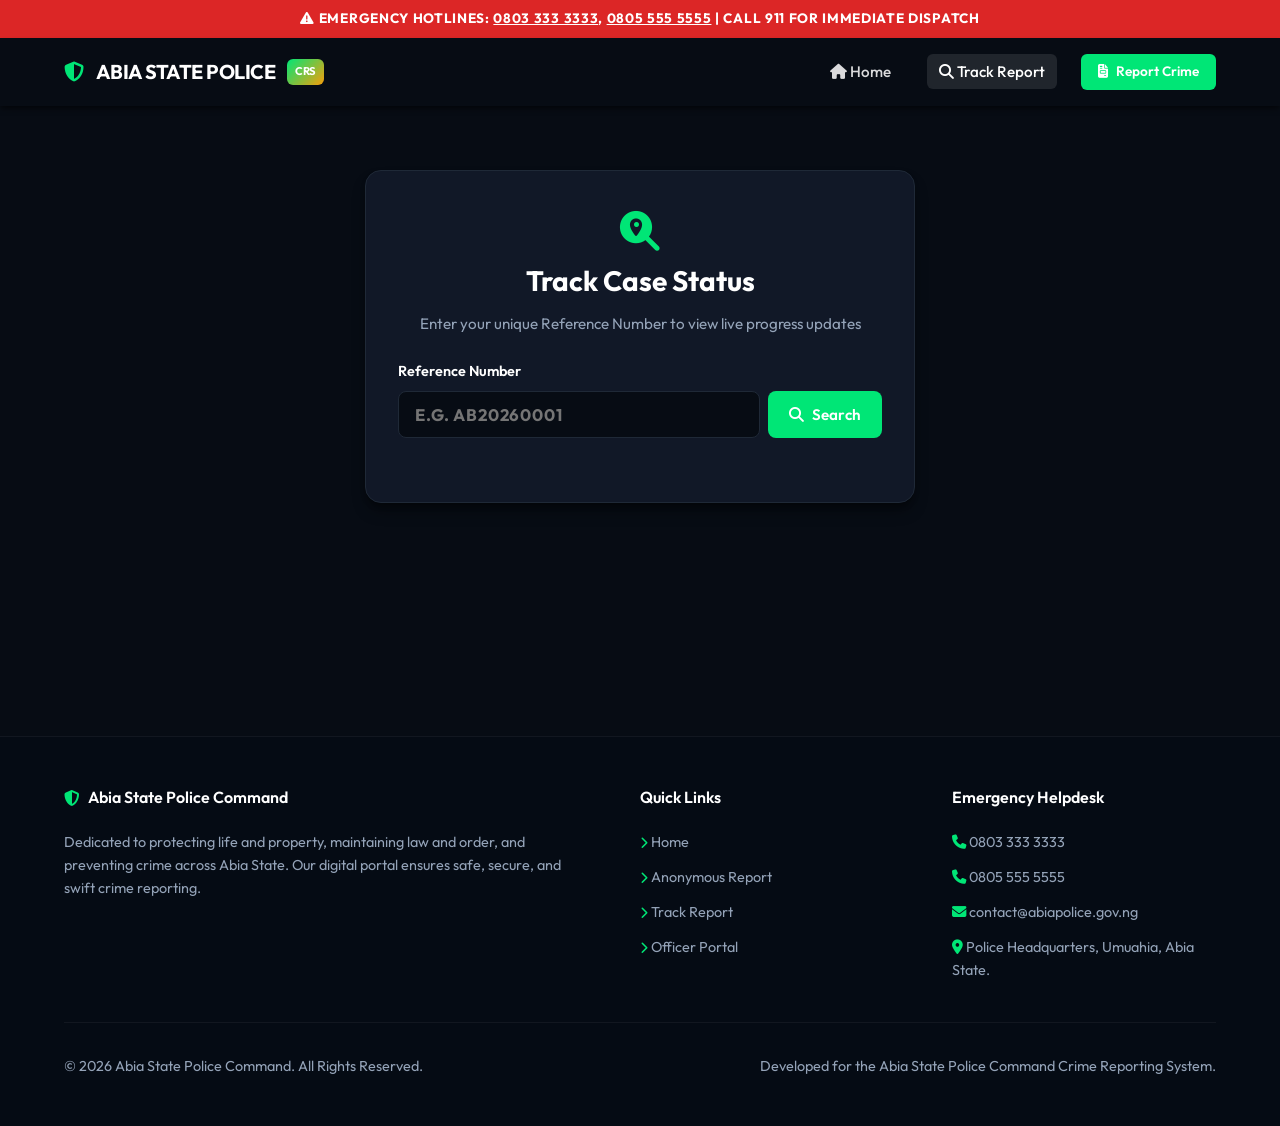
<file: Abiaeye/track-report.html>
<!DOCTYPE html>
<html lang="en">
<head>
    <meta charset="UTF-8">
    <meta name="viewport" content="width=device-width, initial-scale=1.0">
    <meta name="description" content="Secure and anonymous crime reporting portal for the Abia State Police Command. Submit and track reports online.">
    <title>Track Case Status - Abia State Police Command</title>
    <!-- Stylesheets -->
    <link rel="stylesheet" href="css/style.css">
    <!-- FontAwesome for Icons -->
    <link rel="stylesheet" href="https://cdnjs.cloudflare.com/ajax/libs/font-awesome/6.4.0/css/all.min.css">
</head>
<body>

    <!-- Emergency Contact Top Strip -->
    <div class="emergency-strip">
        <i class="fa-solid fa-triangle-exclamation"></i> Emergency Hotlines: 
        <a href="tel:08033333333">0803 333 3333</a>, 
        <a href="tel:08055555555">0805 555 5555</a> | Call 911 for Immediate Dispatch
    </div>

    <!-- Main Navigation Bar -->
    <nav class="navbar">
        <div class="container">
            <a href="index.html" class="nav-brand">
                <i class="fa-solid fa-shield-halved text-accent" style="color: var(--color-accent);"></i>
                <span>ABIA STATE POLICE</span>
                <span class="badge">CRS</span>
            </a>
            
            <ul class="nav-links" id="navLinks">
                <li>
                    <a href="index.html" class="nav-link">
                        <i class="fa-solid fa-house"></i> Home
                    </a>
                </li>
                <li>
                    <a href="track-report.html" class="nav-link active">
                        <i class="fa-solid fa-magnifying-glass"></i> Track Report
                    </a>
                </li>
                <li>
                    <a href="report-crime.html" class="btn btn-primary" style="padding: 0.4rem 1rem; font-size: 0.85rem; border-radius: var(--radius-sm);">
                        <i class="fa-solid fa-file-invoice"></i> Report Crime
                    </a>
                </li>
            </ul>
        </div>
    </nav>

    <!-- Tracking Container -->
    <div class="container" style="flex: 1; min-height: 70vh; padding: 4rem 1.5rem;">
        
        <!-- Track Search Form Card -->
        <div class="form-container" style="max-width: 550px; margin: 0 auto 3rem auto; padding: 2.5rem 2rem;">
            <div class="form-header" style="margin-bottom: 1.5rem;">
                <i class="fa-solid fa-magnifying-glass-location" style="font-size: 2.5rem; color: var(--color-accent); margin-bottom: 0.5rem;"></i>
                <h2>Track Case Status</h2>
                <p>Enter your unique Reference Number to view live progress updates</p>
            </div>

            <!-- Error alert -->
            <div id="errorAlert" class="alert alert-error" style="display: none;">
                <i class="fa-solid fa-circle-exclamation"></i> Tracking code not found or serial number not found.
            </div>

            <form id="trackForm">
                <div class="form-group">
                    <label for="reference_no" class="form-label">Reference Number</label>
                    <div style="display: flex; gap: 0.5rem;">
                        <input type="text" id="reference_no" class="form-control" 
                               placeholder="e.g. AB20260001" required 
                               style="flex: 1; font-weight: 700; text-transform: uppercase; letter-spacing: 0.05em; font-size: 1.05rem;">
                        <button type="submit" id="searchBtn" class="btn btn-primary" style="padding: 0.75rem 1.25rem;">
                            <i class="fa-solid fa-search"></i> Search
                        </button>
                    </div>
                </div>
            </form>
        </div>

        <!-- Tracking Results (Hidden by default, shown via JS) -->
        <div id="resultsCard" style="display: none; max-width: 700px; margin: 0 auto; background-color: var(--bg-secondary); border: 1px solid var(--border-color); border-radius: var(--radius-xl); padding: 3rem 2.5rem; box-shadow: var(--shadow-lg);">
            <div style="display: flex; justify-content: space-between; align-items: center; border-bottom: 1px solid var(--border-color); padding-bottom: 1.25rem; margin-bottom: 2rem; flex-wrap: wrap; gap: 1rem;">
                <div>
                    <span style="font-size: 0.8rem; text-transform: uppercase; letter-spacing: 0.05em; color: var(--text-muted); font-weight: 600;">Incident Tracking Result</span>
                    <h3 style="font-size: 1.5rem; font-weight: 800; color: var(--color-brand-light); display: flex; align-items: center; gap: 0.5rem;">
                        <i class="fa-solid fa-folder-open" style="color: var(--color-accent);"></i>
                        Case: <span id="resRef"></span>
                    </h3>
                </div>
                <div>
                    <span id="resStatusBadge" class="status-badge status-pending" style="font-size: 0.9rem; padding: 0.4rem 1rem;">Pending</span>
                </div>
            </div>

            <!-- Case Summary Details Grid -->
            <div style="display: grid; grid-template-columns: 1fr 1fr; gap: 1.5rem; margin-bottom: 2.5rem;">
                <div>
                    <h4 style="font-size: 0.8rem; font-weight: 600; color: var(--color-accent); text-transform: uppercase; letter-spacing: 0.05em; margin-bottom: 0.25rem;">Crime Category</h4>
                    <p id="resCategory" style="font-size: 1.05rem; font-weight: 600; color: var(--text-primary);"></p>
                </div>
                <div>
                    <h4 style="font-size: 0.8rem; font-weight: 600; color: var(--color-accent); text-transform: uppercase; letter-spacing: 0.05em; margin-bottom: 0.25rem;">Lodge Date</h4>
                    <p id="resDate" style="font-size: 1.05rem; color: var(--text-primary);"></p>
                </div>
                <div>
                    <h4 style="font-size: 0.8rem; font-weight: 600; color: var(--color-accent); text-transform: uppercase; letter-spacing: 0.05em; margin-bottom: 0.25rem;">LGA Location</h4>
                    <p id="resLocation" style="font-size: 1.05rem; color: var(--text-primary);"></p>
                </div>
                <div>
                    <h4 style="font-size: 0.8rem; font-weight: 600; color: var(--color-accent); text-transform: uppercase; letter-spacing: 0.05em; margin-bottom: 0.25rem;">Reporter Identity</h4>
                    <p id="resReporter" style="font-size: 1.05rem; color: var(--text-secondary); display: flex; align-items: center; gap: 0.35rem;"></p>
                </div>
            </div>

            <!-- Progress Flow Visual Line -->
            <h4 style="font-size: 0.85rem; font-weight: 600; color: var(--color-accent); text-transform: uppercase; letter-spacing: 0.05em; margin-bottom: 1.5rem;">Case Progression Timeline</h4>
            
            <div id="progressionTimeline" style="display: flex; justify-content: space-between; position: relative; margin-bottom: 1rem; align-items: center; width: 100%;">
                <!-- Horizontal Connecting Line -->
                <div style="position: absolute; top: 12px; left: 0; right: 0; height: 3px; background-color: var(--border-color); z-index: 1;"></div>
                <div id="timelineProgressFill" style="position: absolute; top: 12px; left: 0; width: 0%; height: 3px; background-color: var(--color-teal); z-index: 1;"></div>

                <!-- Point 1: Pending -->
                <div class="timeline-step" data-step="Pending" style="position: relative; z-index: 2; text-align: center;">
                    <div class="dot" style="width: 26px; height: 26px; border-radius: 50%; background-color: var(--border-color); color: var(--text-muted); display: flex; align-items: center; justify-content: center; font-size: 0.75rem; margin: 0 auto 0.5rem auto;">
                        <i class="fa-solid fa-circle"></i>
                    </div>
                    <span style="font-size: 0.8rem; font-weight: 700; color: var(--text-primary); display: block;">Reported</span>
                </div>

                <!-- Point 2: Assigned -->
                <div class="timeline-step" data-step="Assigned" style="position: relative; z-index: 2; text-align: center;">
                    <div class="dot" style="width: 26px; height: 26px; border-radius: 50%; background-color: var(--border-color); color: var(--text-muted); display: flex; align-items: center; justify-content: center; font-size: 0.75rem; margin: 0 auto 0.5rem auto;">
                        <i class="fa-solid fa-circle"></i>
                    </div>
                    <span style="font-size: 0.8rem; font-weight: 700; color: var(--text-primary); display: block;">Assigned</span>
                </div>

                <!-- Point 3: Under Investigation -->
                <div class="timeline-step" data-step="Under Investigation" style="position: relative; z-index: 2; text-align: center;">
                    <div class="dot" style="width: 26px; height: 26px; border-radius: 50%; background-color: var(--border-color); color: var(--text-muted); display: flex; align-items: center; justify-content: center; font-size: 0.75rem; margin: 0 auto 0.5rem auto;">
                        <i class="fa-solid fa-circle"></i>
                    </div>
                    <span style="font-size: 0.8rem; font-weight: 700; color: var(--text-primary); display: block;">Investigating</span>
                </div>

                <!-- Point 4: Resolved -->
                <div class="timeline-step" data-step="Resolved" style="position: relative; z-index: 2; text-align: center;">
                    <div class="dot" style="width: 26px; height: 26px; border-radius: 50%; background-color: var(--border-color); color: var(--text-muted); display: flex; align-items: center; justify-content: center; font-size: 0.75rem; margin: 0 auto 0.5rem auto;">
                        <i class="fa-solid fa-circle"></i>
                    </div>
                    <span style="font-size: 0.8rem; font-weight: 500; color: var(--text-muted); display: block;">Resolved</span>
                </div>
            </div>
        </div>
    </div>

    <!-- Footer Section -->
    <footer class="footer">
        <div class="container">
            <div class="footer-grid">
                <div class="footer-about">
                    <h4 style="display: flex; align-items: center; gap: 0.5rem; color: #ffffff;">
                        <i class="fa-solid fa-shield-halved" style="color: var(--color-accent);"></i>
                        Abia State Police Command
                    </h4>
                    <p style="margin-top: 1rem;">
                        Dedicated to protecting life and property, maintaining law and order, and preventing crime across Abia State. Our digital portal ensures safe, secure, and swift crime reporting.
                    </p>
                </div>
                
                <div class="footer-links">
                    <h4>Quick Links</h4>
                    <ul>
                        <li><a href="index.html"><i class="fa-solid fa-chevron-right" style="font-size: 0.75rem; color: var(--color-accent);"></i> Home</a></li>
                        <li><a href="anonymous-report.html"><i class="fa-solid fa-chevron-right" style="font-size: 0.75rem; color: var(--color-accent);"></i> Anonymous Report</a></li>
                        <li><a href="track-report.html"><i class="fa-solid fa-chevron-right" style="font-size: 0.75rem; color: var(--color-accent);"></i> Track Report</a></li>
                        <li><a href="admin/admin-login.html"><i class="fa-solid fa-chevron-right" style="font-size: 0.75rem; color: var(--color-accent);"></i> Officer Portal</a></li>
                    </ul>
                </div>
                
                <div class="footer-links">
                    <h4>Emergency Helpdesk</h4>
                    <ul>
                        <li><i class="fa-solid fa-phone" style="color: var(--color-accent);"></i> 0803 333 3333</li>
                        <li><i class="fa-solid fa-phone" style="color: var(--color-accent);"></i> 0805 555 5555</li>
                        <li><i class="fa-solid fa-envelope" style="color: var(--color-accent);"></i> contact@abiapolice.gov.ng</li>
                        <li><i class="fa-solid fa-location-dot" style="color: var(--color-accent);"></i> Police Headquarters, Umuahia, Abia State.</li>
                    </ul>
                </div>
            </div>
            
            <div class="footer-bottom">
                <p>&copy; 2026 Abia State Police Command. All Rights Reserved.</p>
                <p>Developed for the Abia State Police Command Crime Reporting System.</p>
            </div>
        </div>
    </footer>

    <!-- E-portal logic scripts -->
    <script src="js/main.js"></script>
</body>
</html>
</file>
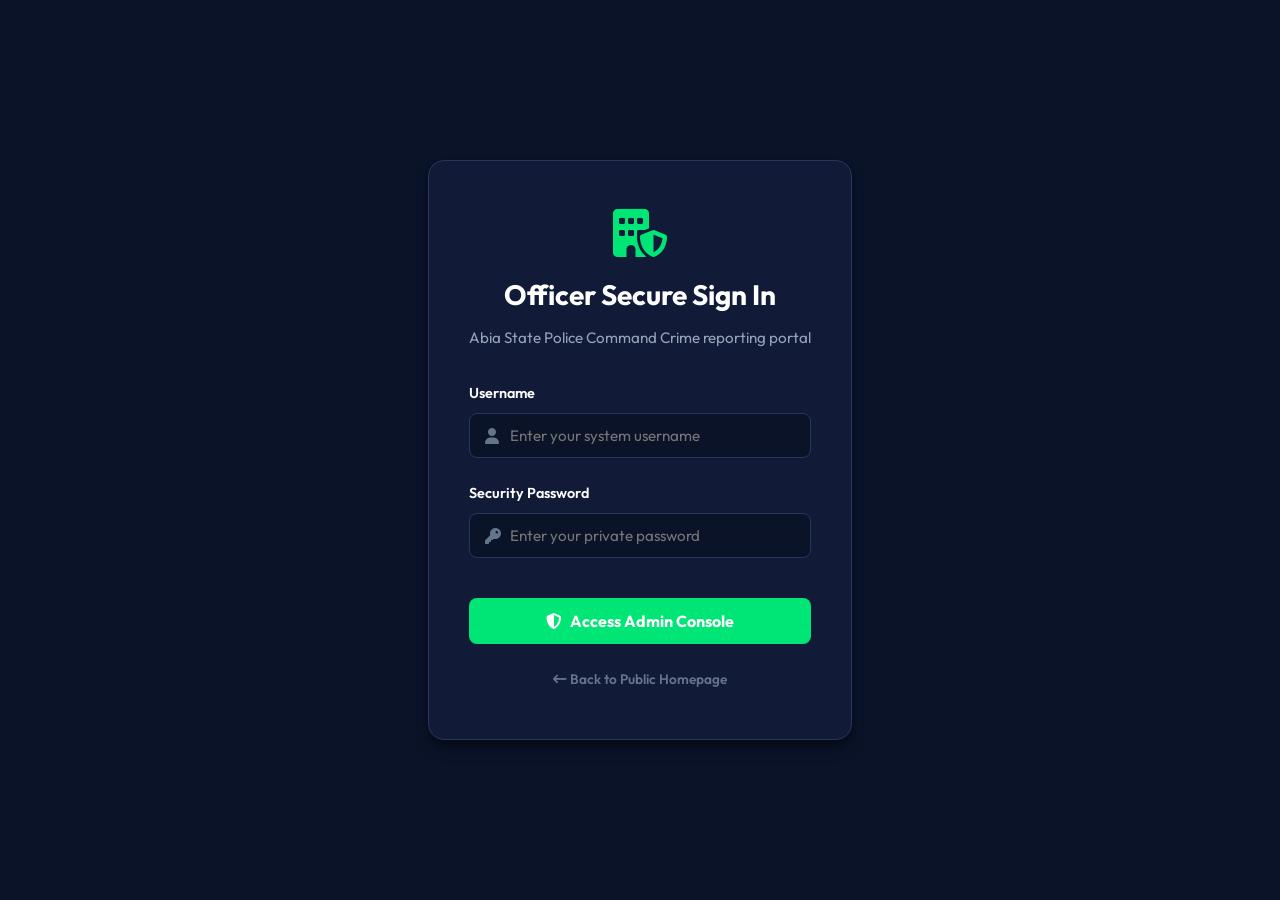
<file: Abiaeye/admin/admin-login.html>
<!DOCTYPE html>
<html lang="en">
<head>
    <meta charset="UTF-8">
    <meta name="viewport" content="width=device-width, initial-scale=1.0">
    <title>Officer Portal Login - Abia State Police Command</title>
    <!-- Stylesheets (linked back to parent css folder) -->
    <link rel="stylesheet" href="../css/style.css">
    <link rel="stylesheet" href="../css/admin.css">
    <!-- FontAwesome for Icons -->
    <link rel="stylesheet" href="https://cdnjs.cloudflare.com/ajax/libs/font-awesome/6.4.0/css/all.min.css">
</head>
<body style="display: flex; align-items: center; justify-content: center; min-height: 100vh; background-color: var(--bg-primary);">

    <div class="form-container" style="max-width: 450px; margin: 0; border-color: var(--border-color); background-color: var(--bg-secondary);">
        <div class="form-header">
            <i class="fa-solid fa-building-shield" style="font-size: 3rem; color: var(--color-accent); margin-bottom: 1rem;"></i>
            <h2 style="color: #ffffff;">Officer Secure Sign In</h2>
            <p style="color: var(--text-secondary);">Abia State Police Command Crime reporting portal</p>
        </div>

        <!-- Error & Success Alerts -->
        <div id="errorAlert" class="alert alert-error" style="display: none;">
            <i class="fa-solid fa-circle-exclamation"></i> <span id="errorMsg"></span>
        </div>
        <div id="successAlert" class="alert alert-success" style="display: none;">
            <i class="fa-solid fa-circle-check"></i> Sign-in verified! Opening console...
        </div>

        <form id="adminLoginForm">
            <!-- Username -->
            <div class="form-group">
                <label for="username" class="form-label" style="color: #ffffff;">Username</label>
                <div style="position: relative;">
                    <input type="text" id="username" class="form-control" 
                           placeholder="Enter your system username" required 
                           style="padding-left: 2.5rem; border-color: var(--border-color); background-color: var(--bg-primary); color: #ffffff;">
                    <i class="fa-solid fa-user" style="position: absolute; left: 1rem; top: 50%; transform: translateY(-50%); color: var(--text-muted);"></i>
                </div>
            </div>

            <!-- Password -->
            <div class="form-group">
                <label for="password" class="form-label" style="color: #ffffff;">Security Password</label>
                <div style="position: relative;">
                    <input type="password" id="password" class="form-control" 
                           placeholder="Enter your private password" required 
                           style="padding-left: 2.5rem; border-color: var(--border-color); background-color: var(--bg-primary); color: #ffffff;">
                    <i class="fa-solid fa-key" style="position: absolute; left: 1rem; top: 50%; transform: translateY(-50%); color: var(--text-muted);"></i>
                </div>
            </div>

            <button type="submit" id="submitBtn" class="btn btn-primary" style="width: 100%; font-size: 1rem; font-weight: 700; margin-top: 1rem;">
                <i class="fa-solid fa-shield-halved"></i> Access Admin Console
            </button>
            
            <div class="form-footer" style="margin-top: 1.5rem;">
                <a href="../index.html" style="color: var(--text-muted); font-size: 0.85rem;">
                    <i class="fa-solid fa-arrow-left-long"></i> Back to Public Homepage
                </a>
            </div>
        </form>
    </div>

    <!-- E-portal logic scripts -->
    <script src="../js/main.js"></script>
</body>
</html>
</file>
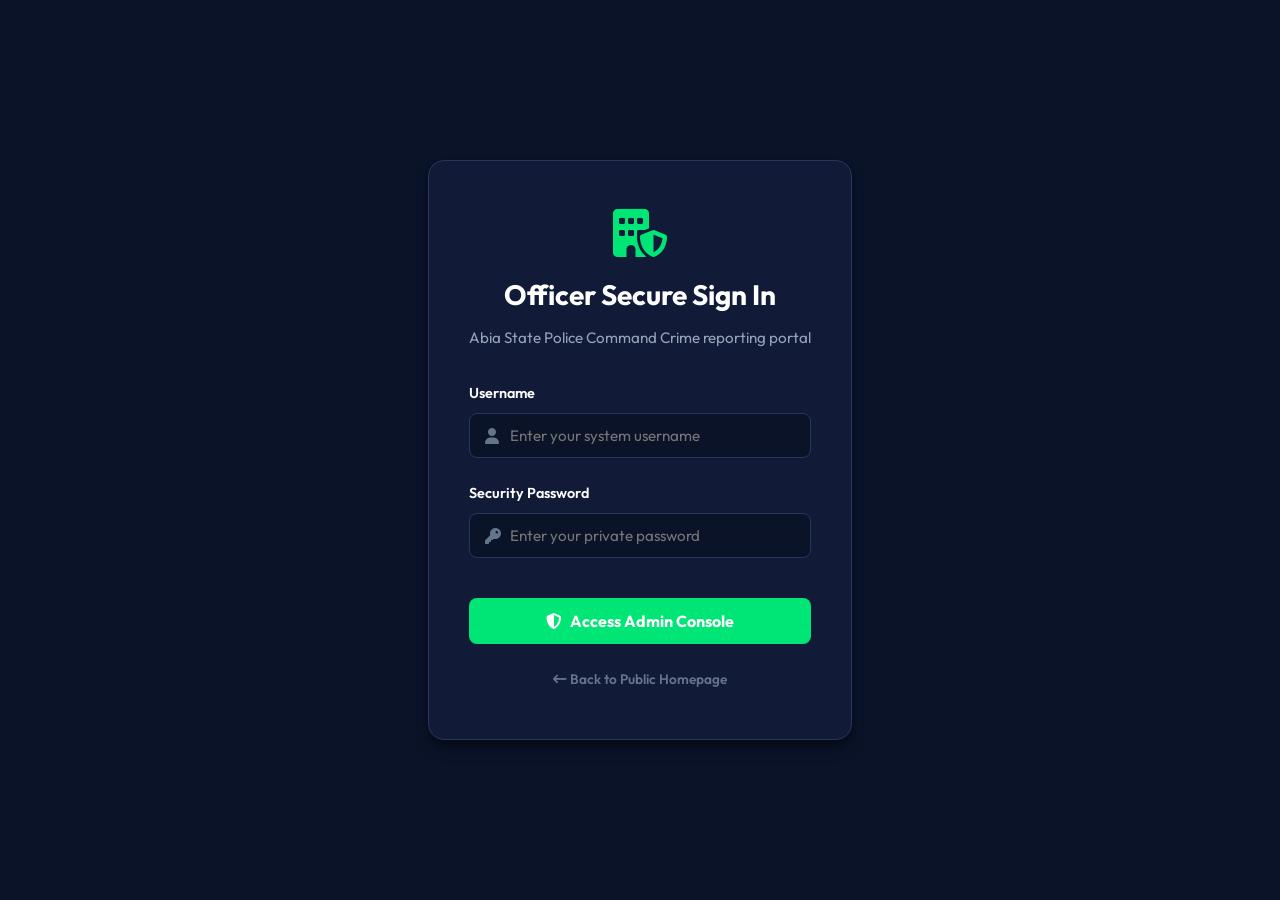
<file: Abiaeye/admin/dashboard.html>
<!DOCTYPE html>
<html lang="en">
<head>
    <meta charset="UTF-8">
    <meta name="viewport" content="width=device-width, initial-scale=1.0">
    <title>Command Centre Dashboard - Abia State Police Command</title>
    <!-- Stylesheets (linked back to parent css folder) -->
    <link rel="stylesheet" href="../css/style.css">
    <link rel="stylesheet" href="../css/admin.css">
    <!-- FontAwesome Icons -->
    <link rel="stylesheet" href="https://cdnjs.cloudflare.com/ajax/libs/font-awesome/6.4.0/css/all.min.css">
</head>
<body>

<div class="dashboard-grid">
    <!-- Sidebar Navigation -->
    <aside class="sidebar">
        <div>
            <div class="sidebar-header">
                <i class="fa-solid fa-building-shield" style="font-size: 1.75rem; color: var(--color-accent);"></i>
                <div>
                    <h1 class="sidebar-title">ABIA POLICE</h1>
                    <span class="sidebar-subtitle">Admin Command</span>
                </div>
            </div>
            
            <ul class="sidebar-menu">
                <li>
                    <a href="dashboard.html" class="sidebar-link active">
                        <i class="fa-solid fa-chart-pie"></i> Dashboard
                    </a>
                </li>
                <li>
                    <a href="reports.html" class="sidebar-link">
                        <i class="fa-solid fa-envelope-open-text"></i> Manage Reports
                    </a>
                </li>
                <li>
                    <a href="statistics.html" class="sidebar-link">
                        <i class="fa-solid fa-chart-column"></i> Crime Statistics
                    </a>
                </li>
                <li id="officersLink" style="display: none;">
                    <a href="officers.html" class="sidebar-link">
                        <i class="fa-solid fa-users-gear"></i> Officers Management
                    </a>
                </li>
            </ul>
        </div>
        
        <!-- Sidebar Footer Logged-in Info -->
        <div style="margin-top: auto; border-top: 1px solid var(--border-color); padding-top: 1.5rem;">
            <div style="display: flex; align-items: center; gap: 0.75rem; margin-bottom: 1.5rem;">
                <div id="adminInitials" style="background-color: var(--color-accent); color: #ffffff; width: 40px; height: 40px; border-radius: 50%; display: flex; align-items: center; justify-content: center; font-weight: 700;">
                    OF
                </div>
                <div>
                    <h4 id="adminName" style="font-size: 0.9rem; font-weight: 600; color: #ffffff;">Officer Name</h4>
                    <span id="adminRole" class="badge-role officer" style="font-size: 0.65rem; padding: 0.1rem 0.35rem;">
                        Investigating Officer
                    </span>
                </div>
            </div>
            <a href="#" id="adminLogoutBtn" class="btn btn-danger" style="width: 100%; padding: 0.6rem; font-size: 0.85rem;">
                <i class="fa-solid fa-right-from-bracket"></i> Logout
            </a>
        </div>
    </aside>

    <!-- Main Dashboard Area Content wrapper -->
    <main class="dashboard-content">
        <!-- Dashboard Welcome Header -->
        <div style="margin-bottom: 2rem;">
            <h2 style="font-size: 1.75rem; font-weight: 800; color: #ffffff;">Command Centre Overview</h2>
            <p style="color: var(--text-secondary); margin-top: 0.25rem;">Live statistics and monitoring dashboard for Abia State Police Command</p>
        </div>

        <!-- Stats Cards Grid -->
        <div class="stats-grid" style="margin-bottom: 3rem;">
            <!-- Stat 1: Total -->
            <div class="admin-card">
                <div class="admin-card-header">
                    <span class="admin-card-title">Total Reports</span>
                    <i class="fa-solid fa-folder-open admin-card-icon" style="color: #cbd5e1;"></i>
                </div>
                <p id="totalReports" class="admin-card-value">0</p>
                <span style="font-size: 0.8rem; color: var(--text-muted); font-weight: 500;">All logged cases</span>
            </div>
            
            <!-- Stat 2: Pending -->
            <div class="admin-card">
                <div class="admin-card-header">
                    <span class="admin-card-title">Pending Cases</span>
                    <i class="fa-solid fa-hourglass-half admin-card-icon" style="color: var(--color-pending);"></i>
                </div>
                <p id="pendingReports" class="admin-card-value" style="color: var(--color-pending);">0</p>
                <span style="font-size: 0.8rem; color: var(--text-muted); font-weight: 500;">Awaiting officer assignment</span>
            </div>

            <!-- Stat 3: Assigned -->
            <div class="admin-card">
                <div class="admin-card-header">
                    <span class="admin-card-title">Assigned / Active</span>
                    <i class="fa-solid fa-person-running admin-card-icon" style="color: var(--color-assigned);"></i>
                </div>
                <p id="assignedReports" class="admin-card-value" style="color: var(--color-assigned);">0</p>
                <span style="font-size: 0.8rem; color: var(--text-muted); font-weight: 500;">Under active investigation</span>
            </div>

            <!-- Stat 4: Resolved -->
            <div class="admin-card">
                <div class="admin-card-header">
                    <span class="admin-card-title">Resolved</span>
                    <i class="fa-solid fa-circle-check admin-card-icon" style="color: var(--color-resolved);"></i>
                </div>
                <p id="resolvedReports" class="admin-card-value" style="color: var(--color-resolved);">0</p>
                <span style="font-size: 0.8rem; color: var(--text-muted); font-weight: 500;">Closed and completed cases</span>
            </div>
        </div>

        <!-- Dashboard Panels: Recent Reports -->
        <div class="case-section" style="padding: 1.5rem;">
            <div style="display: flex; justify-content: space-between; align-items: center; margin-bottom: 1.5rem; flex-wrap: wrap; gap: 1rem;">
                <h3 style="font-size: 1.25rem; font-weight: 700; color: #ffffff; display: flex; align-items: center; gap: 0.5rem;">
                    <i class="fa-solid fa-bell" style="color: var(--color-accent);"></i>
                    Recent Crime Alerts
                </h3>
                <a href="reports.html" class="btn btn-outline" style="border-color: var(--border-color); color: #ffffff; padding: 0.4rem 0.8rem; font-size: 0.85rem;">
                    View All Reports <i class="fa-solid fa-arrow-right"></i>
                </a>
            </div>

            <div class="table-responsive" style="border-color: var(--border-color); background-color: var(--bg-secondary); margin-bottom: 0;">
                <table class="table">
                    <thead>
                        <tr style="border-bottom: 1px solid var(--border-color);">
                            <th style="background-color: var(--bg-primary); color: #ffffff;">Reference</th>
                            <th style="background-color: var(--bg-primary); color: #ffffff;">Reporter</th>
                            <th style="background-color: var(--bg-primary); color: #ffffff;">Crime Type</th>
                            <th style="background-color: var(--bg-primary); color: #ffffff;">Location</th>
                            <th style="background-color: var(--bg-primary); color: #ffffff;">Date</th>
                            <th style="background-color: var(--bg-primary); color: #ffffff;">Status</th>
                            <th style="background-color: var(--bg-primary); color: #ffffff;">Action</th>
                        </tr>
                    </thead>
                    <tbody id="alertsTableBody">
                        <tr id="noAlertsRow">
                            <td colspan="7" class="text-center" style="color: var(--text-muted); padding: 2rem;">
                                <i class="fa-solid fa-bell-slash" style="font-size: 2rem; display: block; margin-bottom: 0.5rem;"></i>
                                No recent reports logged.
                            </td>
                        </tr>
                    </tbody>
                </table>
            </div>
        </div>
    </main>
</div>

<!-- E-portal logic scripts -->
<script src="../js/main.js"></script>
</body>
</html>
</file>
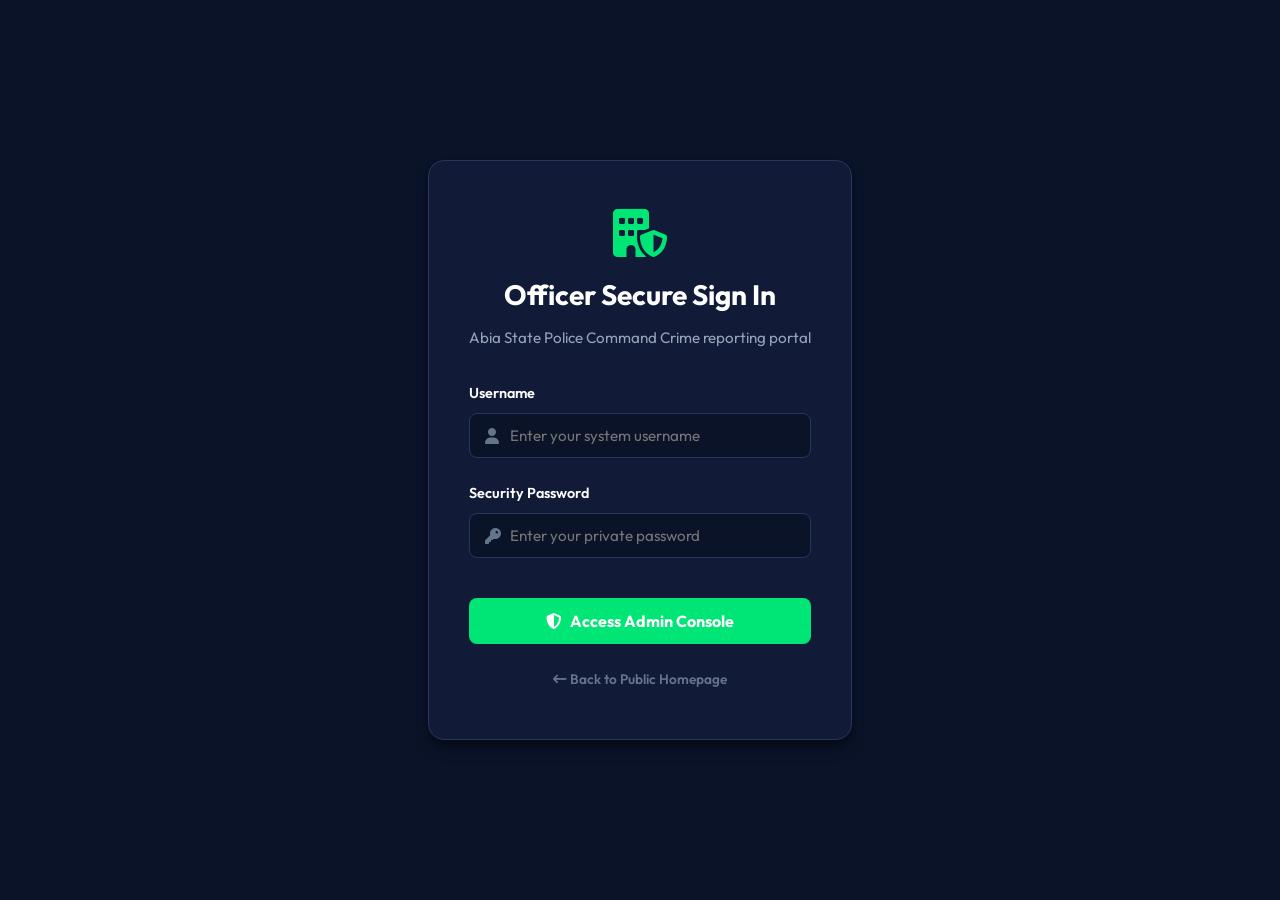
<file: Abiaeye/admin/officers.html>
<!DOCTYPE html>
<html lang="en">
<head>
    <meta charset="UTF-8">
    <meta name="viewport" content="width=device-width, initial-scale=1.0">
    <title>Police Officer Management - Abia State Police Command</title>
    <!-- Stylesheets (linked back to parent css folder) -->
    <link rel="stylesheet" href="../css/style.css">
    <link rel="stylesheet" href="../css/admin.css">
    <!-- FontAwesome Icons -->
    <link rel="stylesheet" href="https://cdnjs.cloudflare.com/ajax/libs/font-awesome/6.4.0/css/all.min.css">
</head>
<body>

<div class="dashboard-grid">
    <!-- Sidebar Navigation -->
    <aside class="sidebar">
        <div>
            <div class="sidebar-header">
                <i class="fa-solid fa-building-shield" style="font-size: 1.75rem; color: var(--color-accent);"></i>
                <div>
                    <h1 class="sidebar-title">ABIA POLICE</h1>
                    <span class="sidebar-subtitle">Admin Command</span>
                </div>
            </div>
            
            <ul class="sidebar-menu">
                <li>
                    <a href="dashboard.html" class="sidebar-link">
                        <i class="fa-solid fa-chart-pie"></i> Dashboard
                    </a>
                </li>
                <li>
                    <a href="reports.html" class="sidebar-link">
                        <i class="fa-solid fa-envelope-open-text"></i> Manage Reports
                    </a>
                </li>
                <li>
                    <a href="statistics.html" class="sidebar-link">
                        <i class="fa-solid fa-chart-column"></i> Crime Statistics
                    </a>
                </li>
                <li id="officersLink" style="display: none;">
                    <a href="officers.html" class="sidebar-link active">
                        <i class="fa-solid fa-users-gear"></i> Officers Management
                    </a>
                </li>
            </ul>
        </div>
        
        <!-- Sidebar Footer Logged-in Info -->
        <div style="margin-top: auto; border-top: 1px solid var(--border-color); padding-top: 1.5rem;">
            <div style="display: flex; align-items: center; gap: 0.75rem; margin-bottom: 1.5rem;">
                <div id="adminInitials" style="background-color: var(--color-accent); color: #ffffff; width: 40px; height: 40px; border-radius: 50%; display: flex; align-items: center; justify-content: center; font-weight: 700;">
                    OF
                </div>
                <div>
                    <h4 id="adminName" style="font-size: 0.9rem; font-weight: 600; color: #ffffff;">Officer Name</h4>
                    <span id="adminRole" class="badge-role officer" style="font-size: 0.65rem; padding: 0.1rem 0.35rem;">
                        Investigating Officer
                    </span>
                </div>
            </div>
            <a href="#" id="adminLogoutBtn" class="btn btn-danger" style="width: 100%; padding: 0.6rem; font-size: 0.85rem;">
                <i class="fa-solid fa-right-from-bracket"></i> Logout
            </a>
        </div>
    </aside>

    <!-- Main Dashboard Area Content wrapper -->
    <main class="dashboard-content">
        <!-- Title Header -->
        <div style="margin-bottom: 2rem;">
            <h2 style="font-size: 1.75rem; font-weight: 800; color: #ffffff;">Police Officer Management</h2>
            <p style="color: var(--text-secondary); margin-top: 0.25rem;">Deploy, monitor, and configure system permissions for command officers</p>
        </div>

        <!-- Success & Error Alerts -->
        <div id="errorAlert" class="alert alert-error" style="display: none;">
            <i class="fa-solid fa-circle-exclamation"></i> <span id="errorMsg"></span>
        </div>
        <div id="successAlert" class="alert alert-success" style="display: none;">
            <i class="fa-solid fa-circle-check"></i> Officer action completed successfully!
        </div>

        <div class="row">
            <!-- Left Column: Add / Edit Officer Form -->
            <div class="col-md-6" style="margin-bottom: 1.5rem;">
                <div class="case-section" style="padding: 1.75rem; height: 100%;">
                    <h3 id="formTitle" style="font-size: 1.2rem; font-weight: 700; color: #ffffff; margin-bottom: 1.25rem; border-bottom: 1px solid var(--border-color); padding-bottom: 0.5rem; display: flex; align-items: center; gap: 0.5rem;">
                        <i class="fa-solid fa-user-plus" style="color: var(--color-accent);"></i>
                        Add Officer Profile
                    </h3>

                    <form id="officerForm">
                        <input type="hidden" id="edit_officer_id">
                        
                        <!-- Full Name -->
                        <div class="form-group">
                            <label for="full_name" class="form-label" style="color: #ffffff;">Full Name</label>
                            <input type="text" id="full_name" class="form-control" 
                                   placeholder="e.g. Inspector Alex Okey" required 
                                   style="border-color: var(--border-color); background-color: var(--bg-primary); color: #ffffff;">
                        </div>

                        <!-- Email Address -->
                        <div class="form-group">
                            <label for="email" class="form-label" style="color: #ffffff;">Email Address</label>
                            <input type="email" id="email" class="form-control" 
                                   placeholder="alex.okey@abiapolice.gov.ng" required 
                                   style="border-color: var(--border-color); background-color: var(--bg-primary); color: #ffffff;">
                        </div>

                        <!-- Username & Role Grid -->
                        <div class="form-row">
                            <div class="form-group">
                                <label for="username" class="form-label" style="color: #ffffff;">Username</label>
                                <input type="text" id="username" class="form-control" 
                                       placeholder="alex_okey" required 
                                       style="border-color: var(--border-color); background-color: var(--bg-primary); color: #ffffff;">
                            </div>
                            <div class="form-group">
                                <label for="role" class="form-label" style="color: #ffffff;">Duty Role</label>
                                <select id="role" class="form-control" required 
                                        style="border-color: var(--border-color); background-color: var(--bg-primary); color: #ffffff;">
                                    <option value="Investigating Officer">Investigating Officer</option>
                                    <option value="Super Admin">Super Admin</option>
                                </select>
                            </div>
                        </div>

                        <!-- Password -->
                        <div class="form-group">
                            <label for="password" class="form-label" style="color: #ffffff;">Account Password</label>
                            <input type="password" id="password" class="form-control" 
                                   placeholder="Set temporary secure password" required 
                                   style="border-color: var(--border-color); background-color: var(--bg-primary); color: #ffffff;">
                            <small id="passwordHelp" style="color: var(--text-muted); font-size: 0.75rem; display: none;">Leave blank to keep current password when editing.</small>
                        </div>

                        <div style="display: flex; gap: 0.5rem; margin-top: 1rem;">
                            <button type="submit" id="submitBtn" class="btn btn-primary" style="flex: 1; font-weight: 700;">
                                <i class="fa-solid fa-user-check"></i> Register Officer
                            </button>
                            <button type="button" id="cancelEditBtn" class="btn btn-secondary" style="display: none; border-color: var(--border-color);">
                                Cancel
                            </button>
                        </div>
                    </form>
                </div>
            </div>

            <!-- Right Column: Officers List Table -->
            <div class="col-md-6" style="margin-bottom: 1.5rem;">
                <div class="case-section" style="padding: 1.75rem; height: 100%;">
                    <h3 style="font-size: 1.2rem; font-weight: 700; color: #ffffff; margin-bottom: 1.25rem; border-bottom: 1px solid var(--border-color); padding-bottom: 0.5rem; display: flex; align-items: center; gap: 0.5rem;">
                        <i class="fa-solid fa-users" style="color: var(--color-accent);"></i>
                        Active Duty Directory
                    </h3>

                    <div class="table-responsive" style="border-color: var(--border-color); background-color: var(--bg-secondary); margin-bottom: 0;">
                        <table class="table">
                            <thead>
                                <tr style="border-bottom: 1px solid var(--border-color);">
                                    <th style="background-color: var(--bg-primary); color: #ffffff;">Officer Details</th>
                                    <th style="background-color: var(--bg-primary); color: #ffffff;">Duty Role</th>
                                    <th style="background-color: var(--bg-primary); color: #ffffff; text-align: center;">Actions</th>
                                </tr>
                            </thead>
                            <tbody id="officersTableBody">
                                <!-- Loaded dynamically -->
                            </tbody>
                        </table>
                    </div>
                </div>
            </div>
        </div>
    </main>
</div>

<!-- E-portal logic scripts -->
<script src="../js/main.js"></script>
</body>
</html>
</file>
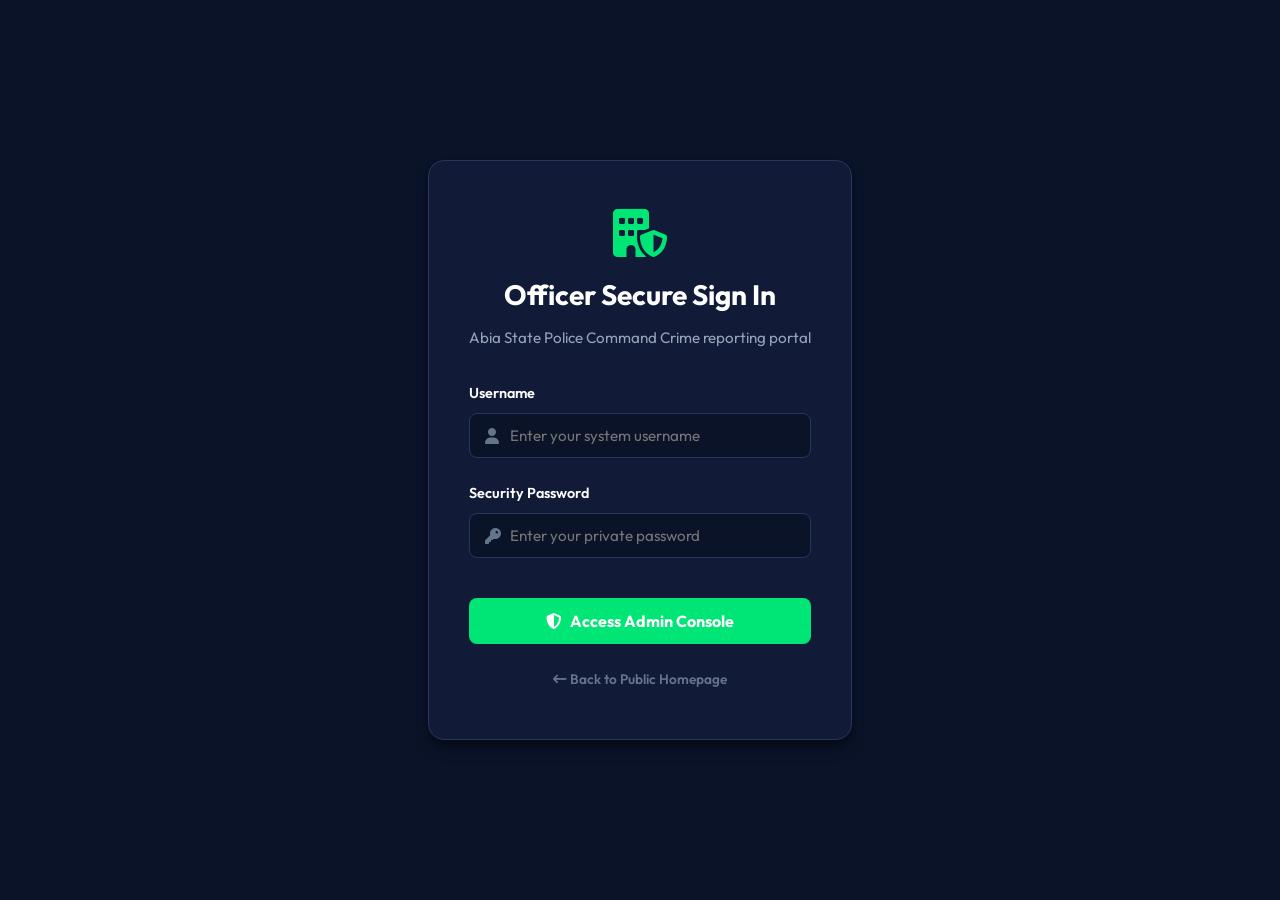
<file: Abiaeye/admin/report-details.html>
<!DOCTYPE html>
<html lang="en">
<head>
    <meta charset="UTF-8">
    <meta name="viewport" content="width=device-width, initial-scale=1.0">
    <title>Report Details - Abia State Police Command</title>
    <!-- Stylesheets (linked back to parent css folder) -->
    <link rel="stylesheet" href="../css/style.css">
    <link rel="stylesheet" href="../css/admin.css">
    <!-- FontAwesome Icons -->
    <link rel="stylesheet" href="https://cdnjs.cloudflare.com/ajax/libs/font-awesome/6.4.0/css/all.min.css">
</head>
<body>

<div class="dashboard-grid">
    <!-- Sidebar Navigation -->
    <aside class="sidebar">
        <div>
            <div class="sidebar-header">
                <i class="fa-solid fa-building-shield" style="font-size: 1.75rem; color: var(--color-accent);"></i>
                <div>
                    <h1 class="sidebar-title">ABIA POLICE</h1>
                    <span class="sidebar-subtitle">Admin Command</span>
                </div>
            </div>
            
            <ul class="sidebar-menu">
                <li>
                    <a href="dashboard.html" class="sidebar-link">
                        <i class="fa-solid fa-chart-pie"></i> Dashboard
                    </a>
                </li>
                <li>
                    <a href="reports.html" class="sidebar-link active">
                        <i class="fa-solid fa-envelope-open-text"></i> Manage Reports
                    </a>
                </li>
                <li>
                    <a href="statistics.html" class="sidebar-link">
                        <i class="fa-solid fa-chart-column"></i> Crime Statistics
                    </a>
                </li>
                <li id="officersLink" style="display: none;">
                    <a href="officers.html" class="sidebar-link">
                        <i class="fa-solid fa-users-gear"></i> Officers Management
                    </a>
                </li>
            </ul>
        </div>
        
        <!-- Sidebar Footer Logged-in Info -->
        <div style="margin-top: auto; border-top: 1px solid var(--border-color); padding-top: 1.5rem;">
            <div style="display: flex; align-items: center; gap: 0.75rem; margin-bottom: 1.5rem;">
                <div id="adminInitials" style="background-color: var(--color-accent); color: #ffffff; width: 40px; height: 40px; border-radius: 50%; display: flex; align-items: center; justify-content: center; font-weight: 700;">
                    OF
                </div>
                <div>
                    <h4 id="adminName" style="font-size: 0.9rem; font-weight: 600; color: #ffffff;">Officer Name</h4>
                    <span id="adminRole" class="badge-role officer" style="font-size: 0.65rem; padding: 0.1rem 0.35rem;">
                        Investigating Officer
                    </span>
                </div>
            </div>
            <a href="#" id="adminLogoutBtn" class="btn btn-danger" style="width: 100%; padding: 0.6rem; font-size: 0.85rem;">
                <i class="fa-solid fa-right-from-bracket"></i> Logout
            </a>
        </div>
    </aside>

    <!-- Main Dashboard Area Content wrapper -->
    <main class="dashboard-content">
        <!-- Back & Title -->
        <div style="margin-bottom: 2rem; display: flex; align-items: center; gap: 1rem;">
            <a href="reports.html" class="btn btn-secondary" style="padding: 0.5rem 1rem; border-color: var(--border-color); color: #ffffff;">
                <i class="fa-solid fa-arrow-left"></i> Back to Reports
            </a>
            <div>
                <h2 style="font-size: 1.75rem; font-weight: 800; color: #ffffff;">Case: <span id="reportRef">CR...</span></h2>
                <span style="color: var(--text-secondary); font-size: 0.9rem;">Submitted on <span id="reportLodgedDate"></span></span>
            </div>
        </div>

        <!-- Success & Error Alerts -->
        <div id="errorAlert" class="alert alert-error" style="display: none;">
            <i class="fa-solid fa-circle-exclamation"></i> <span id="errorMsg"></span>
        </div>
        <div id="successAlert" class="alert alert-success" style="display: none;">
            <i class="fa-solid fa-circle-check"></i> Changes applied successfully!
        </div>

        <!-- Main Details Layout Grid -->
        <div class="case-grid">
            <!-- Left Column: Details -->
            <div>
                <!-- Reporter Identity Panel -->
                <div class="case-section">
                    <h3 style="font-size: 1.2rem; font-weight: 700; color: #ffffff; margin-bottom: 1.25rem; border-bottom: 1px solid var(--border-color); padding-bottom: 0.5rem; display: flex; align-items: center; gap: 0.5rem;">
                        <i class="fa-solid fa-user-shield" style="color: var(--color-accent);"></i>
                        Reporter Information
                    </h3>

                    <div id="anonymousWarning" class="alert alert-warning" style="display: none; background-color: rgba(217, 119, 6, 0.1); border-color: rgba(217, 119, 6, 0.3); color: #f59e0b; margin: 0;">
                        <i class="fa-solid fa-user-secret" style="font-size: 1.5rem;"></i>
                        <div>
                            <strong>Confidentiality Protection Active</strong>
                            <p style="font-size: 0.85rem; margin-top: 0.25rem;">This report was submitted anonymously. No registration profile or logging metadata exists for this reporter.</p>
                        </div>
                    </div>

                    <div id="reporterDetails" style="display: grid; grid-template-columns: repeat(auto-fit, minmax(200px, 1fr)); gap: 1.5rem;">
                        <div>
                            <div class="case-field-label">Full Name</div>
                            <div id="repName" class="case-field-value">-</div>
                        </div>
                        <div>
                            <div class="case-field-label">Email Address</div>
                            <div id="repEmail" class="case-field-value">-</div>
                        </div>
                        <div>
                            <div class="case-field-label">Phone Number</div>
                            <div id="repPhone" class="case-field-value">-</div>
                        </div>
                    </div>
                </div>

                <!-- Crime Details Panel -->
                <div class="case-section">
                    <h3 style="font-size: 1.2rem; font-weight: 700; color: #ffffff; margin-bottom: 1.25rem; border-bottom: 1px solid var(--border-color); padding-bottom: 0.5rem; display: flex; align-items: center; gap: 0.5rem;">
                        <i class="fa-solid fa-file-invoice" style="color: var(--color-accent);"></i>
                        Crime & Incident Information
                    </h3>

                    <div style="display: grid; grid-template-columns: 1fr 1fr; gap: 1.5rem; margin-bottom: 1.5rem;">
                        <div>
                            <div class="case-field-label">Crime Type</div>
                            <div id="resCategory" class="case-field-value" style="font-weight: 700;">-</div>
                        </div>
                        <div>
                            <div class="case-field-label">Incident Location</div>
                            <div id="resLocation" class="case-field-value">-</div>
                        </div>
                        <div>
                            <div class="case-field-label">Incident Date</div>
                            <div id="resDate" class="case-field-value">-</div>
                        </div>
                        <div>
                            <div class="case-field-label">Incident Time</div>
                            <div id="resTime" class="case-field-value">-</div>
                        </div>
                    </div>

                    <div style="margin-bottom: 1.5rem;">
                        <div class="case-field-label">Detailed Description</div>
                        <div id="resDescription" style="background-color: var(--bg-primary); border: 1px solid var(--border-color); padding: 1.25rem; border-radius: var(--radius-md); font-size: 0.95rem; color: var(--text-secondary); line-height: 1.6;">
                            -
                        </div>
                    </div>

                    <div>
                        <div class="case-field-label">Evidence Media File</div>
                        <div style="margin-top: 0.5rem;" id="evidenceContainer">
                            <div style="color: var(--text-muted); font-style: italic; font-size: 0.9rem;">No photo evidence uploaded.</div>
                        </div>
                    </div>
                </div>
            </div>

            <!-- Right Column: Actions and Audit Logs -->
            <div>
                <!-- Update Case Status and Assign Officer Card -->
                <div class="case-section" style="padding: 1.5rem;">
                    <h3 style="font-size: 1.1rem; font-weight: 700; color: #ffffff; margin-bottom: 1.25rem; border-bottom: 1px solid var(--border-color); padding-bottom: 0.5rem;">Case Action Command</h3>
                    
                    <form id="actionForm">
                        <!-- Assign Officer -->
                        <div class="form-group">
                            <label for="assign_officer" class="form-label" style="color: #ffffff;">Assign Investigating Officer</label>
                            <select id="assign_officer" class="form-control" style="border-color: var(--border-color); background-color: var(--bg-primary); color: #ffffff;">
                                <option value="">-- Unassigned / Choose Officer --</option>
                                <!-- Loaded dynamically -->
                            </select>
                        </div>

                        <!-- Update Status -->
                        <div class="form-group">
                            <label for="status" class="form-label" style="color: #ffffff;">Update Case Status</label>
                            <select id="status" class="form-control" style="border-color: var(--border-color); background-color: var(--bg-primary); color: #ffffff;">
                                <option value="Pending">Pending</option>
                                <option value="Assigned">Assigned</option>
                                <option value="Under Investigation">Under Investigation</option>
                                <option value="Resolved">Resolved</option>
                                <option value="Closed">Closed</option>
                            </select>
                        </div>

                        <button type="submit" id="submitBtn" class="btn btn-primary" style="width: 100%; font-size: 0.9rem; font-weight: 700; margin-top: 0.5rem;">
                            <i class="fa-solid fa-floppy-disk"></i> Apply Case Changes
                        </button>
                    </form>
                </div>

                <!-- Case History Timeline -->
                <div class="case-section" style="padding: 1.5rem;">
                    <h3 style="font-size: 1.1rem; font-weight: 700; color: #ffffff; margin-bottom: 1.25rem; border-bottom: 1px solid var(--border-color); padding-bottom: 0.5rem;">History Audit Logs</h3>
                    
                    <ul class="history-timeline" id="historyTimeline" style="padding-left: 1rem;">
                        <!-- Loaded dynamically -->
                    </ul>
                </div>
            </div>
        </div>
    </main>
</div>

<!-- E-portal logic scripts -->
<script src="../js/main.js"></script>
</body>
</html>
</file>
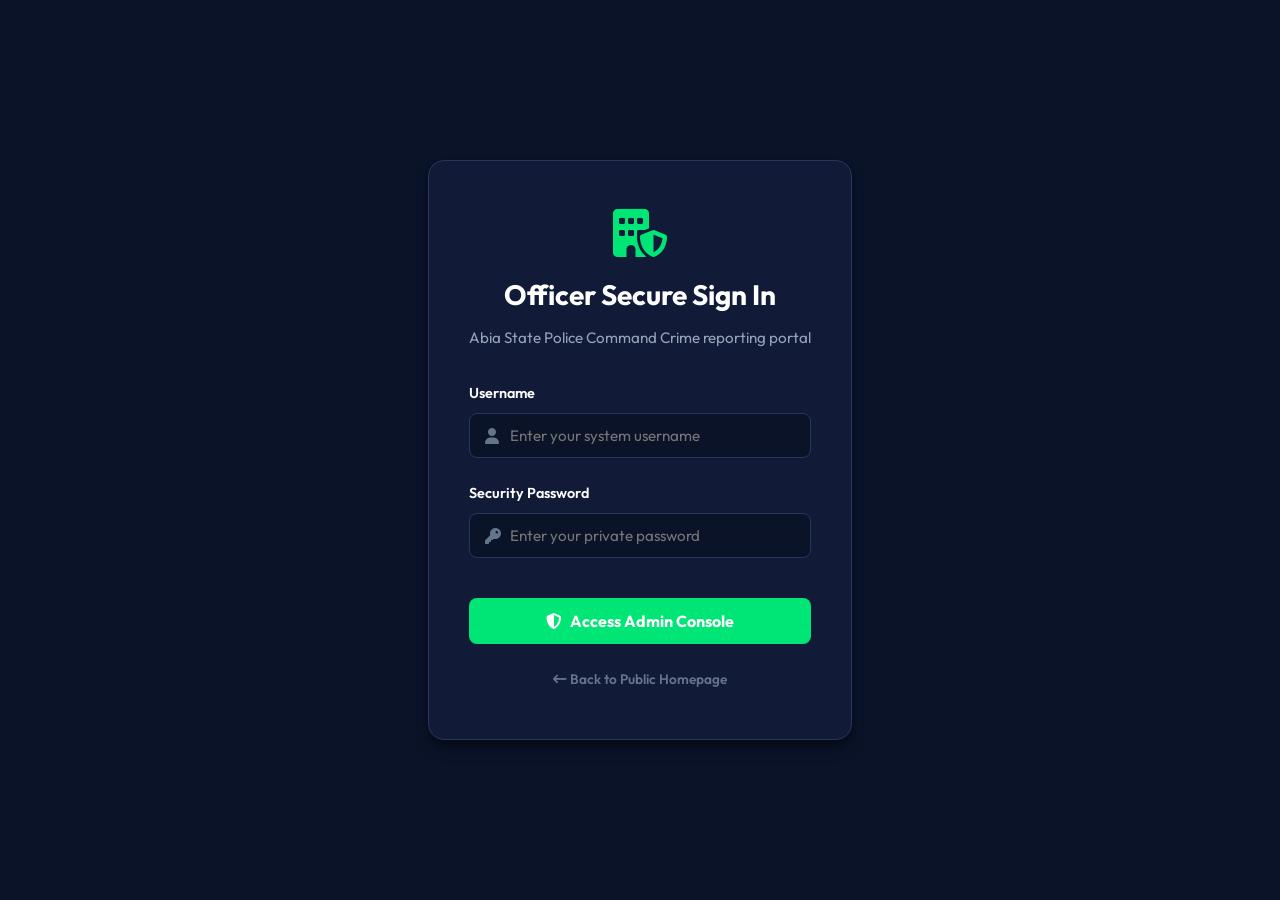
<file: Abiaeye/admin/reports.html>
<!DOCTYPE html>
<html lang="en">
<head>
    <meta charset="UTF-8">
    <meta name="viewport" content="width=device-width, initial-scale=1.0">
    <title>Manage Incident Reports - Abia State Police Command</title>
    <!-- Stylesheets (linked back to parent css folder) -->
    <link rel="stylesheet" href="../css/style.css">
    <link rel="stylesheet" href="../css/admin.css">
    <!-- FontAwesome Icons -->
    <link rel="stylesheet" href="https://cdnjs.cloudflare.com/ajax/libs/font-awesome/6.4.0/css/all.min.css">
</head>
<body>

<div class="dashboard-grid">
    <!-- Sidebar Navigation -->
    <aside class="sidebar">
        <div>
            <div class="sidebar-header">
                <i class="fa-solid fa-building-shield" style="font-size: 1.75rem; color: var(--color-accent);"></i>
                <div>
                    <h1 class="sidebar-title">ABIA POLICE</h1>
                    <span class="sidebar-subtitle">Admin Command</span>
                </div>
            </div>
            
            <ul class="sidebar-menu">
                <li>
                    <a href="dashboard.html" class="sidebar-link">
                        <i class="fa-solid fa-chart-pie"></i> Dashboard
                    </a>
                </li>
                <li>
                    <a href="reports.html" class="sidebar-link active">
                        <i class="fa-solid fa-envelope-open-text"></i> Manage Reports
                    </a>
                </li>
                <li>
                    <a href="statistics.html" class="sidebar-link">
                        <i class="fa-solid fa-chart-column"></i> Crime Statistics
                    </a>
                </li>
                <li id="officersLink" style="display: none;">
                    <a href="officers.html" class="sidebar-link">
                        <i class="fa-solid fa-users-gear"></i> Officers Management
                    </a>
                </li>
            </ul>
        </div>
        
        <!-- Sidebar Footer Logged-in Info -->
        <div style="margin-top: auto; border-top: 1px solid var(--border-color); padding-top: 1.5rem;">
            <div style="display: flex; align-items: center; gap: 0.75rem; margin-bottom: 1.5rem;">
                <div id="adminInitials" style="background-color: var(--color-accent); color: #ffffff; width: 40px; height: 40px; border-radius: 50%; display: flex; align-items: center; justify-content: center; font-weight: 700;">
                    OF
                </div>
                <div>
                    <h4 id="adminName" style="font-size: 0.9rem; font-weight: 600; color: #ffffff;">Officer Name</h4>
                    <span id="adminRole" class="badge-role officer" style="font-size: 0.65rem; padding: 0.1rem 0.35rem;">
                        Investigating Officer
                    </span>
                </div>
            </div>
            <a href="#" id="adminLogoutBtn" class="btn btn-danger" style="width: 100%; padding: 0.6rem; font-size: 0.85rem;">
                <i class="fa-solid fa-right-from-bracket"></i> Logout
            </a>
        </div>
    </aside>

    <!-- Main Dashboard Area Content wrapper -->
    <main class="dashboard-content">
        <!-- Title Area -->
        <div style="margin-bottom: 2rem;">
            <h2 style="font-size: 1.75rem; font-weight: 800; color: #ffffff;">Manage Incident Reports</h2>
            <p style="color: var(--text-secondary); margin-top: 0.25rem;">Monitor, filter, search, and assign reported crime events</p>
        </div>

        <!-- Filter Bar Section -->
        <div class="filter-bar">
            <form id="filterForm" class="filter-grid">
                <!-- Search Query -->
                <div class="form-group" style="margin: 0;">
                    <label for="search" class="form-label" style="color: #ffffff; font-size: 0.8rem;">Search keyword</label>
                    <div style="position: relative;">
                        <input type="text" id="search" class="form-control" 
                               placeholder="Ref, Location, Reporter..." 
                               style="border-color: var(--border-color); background-color: var(--bg-primary); color: #ffffff; padding-left: 2rem;">
                        <i class="fa-solid fa-search" style="position: absolute; left: 0.75rem; top: 50%; transform: translateY(-50%); color: var(--text-muted); font-size: 0.85rem;"></i>
                    </div>
                </div>

                <!-- Crime Type Filter -->
                <div class="form-group" style="margin: 0;">
                    <label for="crime_type" class="form-label" style="color: #ffffff; font-size: 0.8rem;">Crime Category</label>
                    <select id="crime_type" class="form-control" style="border-color: var(--border-color); background-color: var(--bg-primary); color: #ffffff;">
                        <option value="">All Categories</option>
                        <option value="Theft / Robbery">Theft / Robbery</option>
                        <option value="Assault / Violence">Assault / Violence</option>
                        <option value="Fraud / Cybercrime">Fraud / Cybercrime</option>
                        <option value="Vandalism">Vandalism</option>
                        <option value="Kidnapping">Kidnapping</option>
                        <option value="Drug Offense">Drug Offense</option>
                        <option value="Homicide">Homicide</option>
                        <option value="Others">Others</option>
                    </select>
                </div>

                <!-- Status Filter -->
                <div class="form-group" style="margin: 0;">
                    <label for="status" class="form-label" style="color: #ffffff; font-size: 0.8rem;">Status</label>
                    <select id="status" class="form-control" style="border-color: var(--border-color); background-color: var(--bg-primary); color: #ffffff;">
                        <option value="">All Statuses</option>
                        <option value="Pending">Pending</option>
                        <option value="Assigned">Assigned</option>
                        <option value="Under Investigation">Under Investigation</option>
                        <option value="Resolved">Resolved</option>
                        <option value="Closed">Closed</option>
                    </select>
                </div>

                <!-- Crime Date -->
                <div class="form-group" style="margin: 0;">
                    <label for="crime_date" class="form-label" style="color: #ffffff; font-size: 0.8rem;">Incident Date</label>
                    <input type="date" id="crime_date" class="form-control" style="border-color: var(--border-color); background-color: var(--bg-primary); color: #ffffff;">
                </div>

                <!-- Filter Button -->
                <button type="submit" class="btn btn-primary" style="padding: 0.75rem 1.25rem; font-weight: 600; width: 100%;">
                    <i class="fa-solid fa-filter"></i> Apply Filters
                </button>
            </form>
        </div>

        <!-- Reports Table -->
        <div class="case-section" style="padding: 1.5rem;">
            <div class="table-responsive" style="border-color: var(--border-color); background-color: var(--bg-secondary); margin-bottom: 1.5rem;">
                <table class="table">
                    <thead>
                        <tr style="border-bottom: 1px solid var(--border-color);">
                            <th style="background-color: var(--bg-primary); color: #ffffff;">Reference</th>
                            <th style="background-color: var(--bg-primary); color: #ffffff;">Reporter Name</th>
                            <th style="background-color: var(--bg-primary); color: #ffffff;">Crime Type</th>
                            <th style="background-color: var(--bg-primary); color: #ffffff;">Incident Location</th>
                            <th style="background-color: var(--bg-primary); color: #ffffff;">Incident Date</th>
                            <th style="background-color: var(--bg-primary); color: #ffffff;">Status</th>
                            <th style="background-color: var(--bg-primary); color: #ffffff;">Created At</th>
                            <th style="background-color: var(--bg-primary); color: #ffffff;">Action</th>
                        </tr>
                    </thead>
                    <tbody id="reportsTableBody">
                        <tr id="noReportsRow">
                            <td colspan="8" class="text-center" style="color: var(--text-muted); padding: 2rem;">
                                <i class="fa-solid fa-folder-open" style="font-size: 2rem; display: block; margin-bottom: 0.5rem;"></i>
                                No crime reports match filters.
                            </td>
                        </tr>
                    </tbody>
                </table>
            </div>

            <!-- Pagination placeholders -->
            <div style="display: flex; justify-content: space-between; align-items: center; flex-wrap: wrap; gap: 1rem;">
                <span id="tableInfo" style="font-size: 0.85rem; color: var(--text-secondary);">Showing 0 to 0 of 0 reports</span>
                <div style="display: flex; gap: 0.25rem;" id="paginationContainer">
                    <!-- Loaded dynamically -->
                </div>
            </div>
        </div>
    </main>
</div>

<!-- E-portal logic scripts -->
<script src="../js/main.js"></script>
</body>
</html>
</file>
<file: Abiaeye/css/style.css>
@import url('https://fonts.googleapis.com/css2?family=Outfit:wght@300;400;500;600;700;800&display=swap');

/* --- Modern Design System Variables --- */
:root {
    --font-sans: 'Outfit', -apple-system, BlinkMacSystemFont, "Segoe UI", Roboto, sans-serif;
    
    /* Sleek Dark Mode Brand Palette */
    --bg-primary: #070c14; /* Solid deep dark background */
    --bg-secondary: #111827; /* Dark slate card fill */
    --bg-tertiary: #0c1220;
    --bg-glass: rgba(11, 18, 32, 0.85);
    --border-color: #1f2937; /* Thin border */
    
    --text-primary: #ffffff;
    --text-secondary: #94a3b8; /* Soft blue-gray text */
    --text-muted: #64748b;
    
    --color-brand: #070c14;
    --color-brand-light: #111827;
    --color-accent: #00e676; /* Bright neon green */
    --color-accent-hover: #00c853;
    --color-teal: #00e676;
    --color-teal-hover: #00c853;
    
    /* System Alerts - Dark Mode Harmonized */
    --color-pending: #ffd600;
    --color-pending-bg: rgba(255, 214, 0, 0.1);
    --color-assigned: #00e676;
    --color-assigned-bg: rgba(0, 230, 118, 0.1);
    --color-investigating: #0284c7;
    --color-investigating-bg: rgba(2, 132, 199, 0.1);
    --color-resolved: #10b981;
    --color-resolved-bg: rgba(16, 185, 129, 0.1);
    --color-closed: #4b5563;
    --color-closed-bg: rgba(75, 85, 99, 0.1);
    
    /* Shadows */
    --shadow-sm: 0 1px 2px 0 rgba(0, 0, 0, 0.3);
    --shadow-md: 0 4px 6px -1px rgba(0, 0, 0, 0.4), 0 2px 4px -1px rgba(0, 0, 0, 0.3);
    --shadow-lg: 0 10px 15px -3px rgba(0, 0, 0, 0.4), 0 4px 6px -2px rgba(0, 0, 0, 0.3);
    --shadow-xl: 0 20px 25px -5px rgba(0, 0, 0, 0.5), 0 10px 10px -5px rgba(0, 0, 0, 0.4);
    --shadow-glow: 0 0 15px rgba(0, 230, 118, 0.15);
    
    /* Layout */
    --radius-sm: 0.375rem;
    --radius-md: 0.5rem;
    --radius-lg: 0.75rem;
    --radius-xl: 1rem;
    --radius-2xl: 1.5rem;
    
    --transition-fast: 0.15s ease;
    --transition-normal: 0.3s ease;
}

/* --- Core Reset --- */
* {
    margin: 0;
    padding: 0;
    box-sizing: border-box;
}

body {
    font-family: var(--font-sans);
    background-color: var(--bg-primary);
    color: var(--text-primary);
    line-height: 1.6;
    min-height: 100vh;
    display: flex;
    flex-direction: column;
    overflow-x: hidden;
    transition: background-color var(--transition-normal), color var(--transition-normal);
}

a {
    color: inherit;
    text-decoration: none;
    transition: color var(--transition-fast);
}img {
    max-width: 100%;
    height: auto;
    display: block;
}

/* --- Container --- */
.container {
    width: 100%;
    max-width: 1200px;
    margin: 0 auto;
    padding: 0 1.5rem;
}

/* --- Header / Navigation --- */
.navbar {
    background-color: var(--color-brand);
    color: #ffffff;
    padding: 1rem 0;
    position: sticky;
    top: 0;
    z-index: 100;
    box-shadow: var(--shadow-md);
}

.navbar .container {
    display: flex;
    justify-content: space-between;
    align-items: center;
}

.nav-brand {
    display: flex;
    align-items: center;
    gap: 0.75rem;
    font-weight: 700;
    font-size: 1.25rem;
    letter-spacing: -0.025em;
}

.nav-brand .badge {
    background: linear-gradient(135deg, var(--color-accent), #f59e0b);
    color: #ffffff;
    font-size: 0.7rem;
    padding: 0.25rem 0.5rem;
    border-radius: var(--radius-sm);
    text-transform: uppercase;
}

.nav-logo {
    height: 40px;
    width: 40px;
    border-radius: 50%;
    background-color: #ffffff;
    padding: 2px;
}

.nav-links {
    display: flex;
    align-items: center;
    gap: 1.5rem;
    list-style: none;
}

.nav-link {
    font-weight: 500;
    font-size: 0.95rem;
    color: rgba(255, 255, 255, 0.85);
    padding: 0.5rem 0.75rem;
    border-radius: var(--radius-sm);
    transition: all var(--transition-fast);
}

.nav-link:hover, .nav-link.active {
    color: #ffffff;
    background-color: rgba(255, 255, 255, 0.1);
}

/* --- Buttons --- */
.btn {
    display: inline-flex;
    align-items: center;
    justify-content: center;
    gap: 0.5rem;
    font-family: var(--font-sans);
    font-size: 0.95rem;
    font-weight: 600;
    padding: 0.75rem 1.5rem;
    border-radius: var(--radius-md);
    border: 1px solid transparent;
    cursor: pointer;
    transition: all var(--transition-fast);
}

.btn-primary {
    background-color: var(--color-accent);
    color: #ffffff;
}

.btn-primary:hover {
    background-color: var(--color-accent-hover);
    transform: translateY(-2px);
    box-shadow: 0 4px 12px rgba(217, 119, 6, 0.3);
}

.btn-secondary {
    background-color: var(--color-brand);
    color: #ffffff;
    border: 1px solid rgba(255, 255, 255, 0.15);
}

.btn-secondary:hover {
    background-color: var(--color-brand-light);
    transform: translateY(-2px);
}

.btn-teal {
    background-color: var(--color-teal);
    color: #ffffff;
}

.btn-teal:hover {
    background-color: var(--color-teal-hover);
    transform: translateY(-2px);
    box-shadow: 0 4px 12px rgba(13, 148, 136, 0.3);
}

.btn-outline {
    background-color: transparent;
    color: var(--color-brand);
    border: 1px solid var(--color-brand);
}

.btn-outline:hover {
    background-color: var(--color-brand);
    color: #ffffff;
}

.btn-outline-white {
    background-color: transparent;
    color: #ffffff;
    border: 1px solid rgba(255, 255, 255, 0.4);
}

.btn-outline-white:hover {
    background-color: #ffffff;
    color: var(--color-brand);
}

.btn-danger {
    background-color: #dc2626;
    color: #ffffff;
}

.btn-danger:hover {
    background-color: #b91c1c;
}

.btn:active {
    transform: translateY(0);
}

.btn-group {
    display: flex;
    gap: 1rem;
    flex-wrap: wrap;
}

/* --- Hero Section --- */
.hero {
    background: linear-gradient(135deg, var(--color-brand) 0%, var(--color-brand-light) 100%);
    color: #ffffff;
    padding: 5rem 0;
    position: relative;
    overflow: hidden;
}

.hero::after {
    content: '';
    position: absolute;
    top: 0;
    left: 0;
    right: 0;
    bottom: 0;
    background-image: radial-gradient(circle at 80% 20%, rgba(217, 119, 6, 0.15) 0%, transparent 50%);
    pointer-events: none;
}

.hero-grid {
    display: grid;
    grid-template-columns: 1.2fr 0.8fr;
    gap: 3rem;
    align-items: center;
}

@media (max-width: 768px) {
    .hero-grid {
        grid-template-columns: 1fr;
        text-align: center;
        gap: 2rem;
    }
    .hero-buttons {
        justify-content: center;
    }
}

.hero-title {
    font-size: 3rem;
    font-weight: 800;
    line-height: 1.15;
    margin-bottom: 1.5rem;
    background: linear-gradient(135deg, #ffffff 60%, #cbd5e1);
    -webkit-background-clip: text;
    -webkit-text-fill-color: transparent;
}

.hero-subtitle {
    font-size: 1.2rem;
    color: #cbd5e1;
    margin-bottom: 2.5rem;
    max-width: 600px;
}

.hero-buttons {
    display: flex;
    gap: 1rem;
    flex-wrap: wrap;
}

.hero-badge-container {
    background-color: rgba(255, 255, 255, 0.1);
    border: 1px solid rgba(255, 255, 255, 0.15);
    padding: 0.5rem 1rem;
    border-radius: 50px;
    display: inline-flex;
    align-items: center;
    gap: 0.5rem;
    font-size: 0.85rem;
    font-weight: 500;
    margin-bottom: 1.5rem;
}

.hero-image-container {
    display: flex;
    justify-content: center;
    position: relative;
}

.hero-image-glow {
    position: absolute;
    width: 250px;
    height: 250px;
    background: radial-gradient(circle, rgba(217,119,6,0.3) 0%, rgba(217,119,6,0) 70%);
    filter: blur(20px);
    z-index: 1;
}

.hero-shield {
    width: 240px;
    height: 240px;
    z-index: 2;
    filter: drop-shadow(0 10px 25px rgba(0,0,0,0.5));
    animation: float 4s ease-in-out infinite;
}

@keyframes float {
    0%, 100% { transform: translateY(0); }
    50% { transform: translateY(-10px); }
}

/* --- Cards / Grid Layout --- */
.section {
    padding: 5rem 0;
}

.section-title {
    font-size: 2.25rem;
    font-weight: 700;
    text-align: center;
    margin-bottom: 1rem;
    position: relative;
}

.section-title::after {
    content: '';
    display: block;
    width: 60px;
    height: 4px;
    background-color: var(--color-accent);
    margin: 0.75rem auto 0 auto;
    border-radius: 2px;
}

.section-desc {
    text-align: center;
    color: var(--text-secondary);
    max-width: 600px;
    margin: 0 auto 3.5rem auto;
    font-size: 1.05rem;
}

.grid-3 {
    display: grid;
    grid-template-columns: repeat(auto-fit, minmax(320px, 1fr));
    gap: 2rem;
}

.card {
    background-color: var(--bg-secondary);
    border: 1px solid var(--border-color);
    border-radius: var(--radius-lg);
    padding: 2.5rem 2rem;
    box-shadow: var(--shadow-sm);
    transition: all var(--transition-normal);
    position: relative;
    overflow: hidden;
}

.card:hover {
    transform: translateY(-5px);
    box-shadow: var(--shadow-lg);
    border-color: rgba(217, 119, 6, 0.3);
}

.card-icon {
    width: 56px;
    height: 56px;
    background-color: var(--bg-tertiary);
    color: var(--color-brand);
    border-radius: var(--radius-md);
    display: flex;
    align-items: center;
    justify-content: center;
    font-size: 1.5rem;
    margin-bottom: 1.5rem;
    transition: all var(--transition-fast);
}

.card:hover .card-icon {
    background-color: var(--color-brand);
    color: #ffffff;
}

.card-title {
    font-size: 1.25rem;
    font-weight: 700;
    margin-bottom: 0.75rem;
}

.card-text {
    color: var(--text-secondary);
    font-size: 0.95rem;
    margin-bottom: 1.5rem;
}

.card-link {
    font-weight: 600;
    color: var(--color-accent);
    display: inline-flex;
    align-items: center;
    gap: 0.25rem;
}

.card-link:hover {
    color: var(--color-accent-hover);
}

/* --- Forms --- */
.form-container {
    max-width: 500px;
    margin: 4rem auto;
    background-color: var(--bg-secondary);
    border: 1px solid var(--border-color);
    border-radius: var(--radius-xl);
    padding: 3rem 2.5rem;
    box-shadow: var(--shadow-lg);
}

.form-header {
    text-align: center;
    margin-bottom: 2rem;
}

.form-header h2 {
    font-size: 1.75rem;
    font-weight: 700;
    margin-bottom: 0.5rem;
}

.form-header p {
    color: var(--text-secondary);
    font-size: 0.95rem;
}

.form-group {
    margin-bottom: 1.5rem;
}

.form-label {
    display: block;
    font-size: 0.9rem;
    font-weight: 600;
    margin-bottom: 0.5rem;
    color: var(--text-primary);
}

.form-control {
    width: 100%;
    font-family: var(--font-sans);
    font-size: 0.95rem;
    padding: 0.75rem 1rem;
    background-color: var(--bg-primary);
    border: 1px solid var(--border-color);
    color: var(--text-primary);
    border-radius: var(--radius-md);
    transition: all var(--transition-fast);
}

.form-control:focus {
    outline: none;
    border-color: var(--color-accent);
    box-shadow: 0 0 0 3px rgba(217, 119, 6, 0.15);
    background-color: var(--bg-secondary);
}

textarea.form-control {
    min-height: 120px;
    resize: vertical;
}

.form-row {
    display: grid;
    grid-template-columns: 1fr 1fr;
    gap: 1rem;
}

@media (max-width: 576px) {
    .form-row {
        grid-template-columns: 1fr;
    }
}

.form-check {
    display: flex;
    align-items: center;
    gap: 0.5rem;
    margin-bottom: 1.5rem;
}

.form-check input[type="checkbox"] {
    width: 1.1rem;
    height: 1.1rem;
    border-radius: var(--radius-sm);
    border: 1px solid var(--border-color);
    cursor: pointer;
}

.form-footer {
    text-align: center;
    margin-top: 1.5rem;
    font-size: 0.9rem;
    color: var(--text-secondary);
}

.form-footer a {
    color: var(--color-accent);
    font-weight: 600;
}

.form-footer a:hover {
    color: var(--color-accent-hover);
    text-decoration: underline;
}

/* File Upload UI */
.file-upload-wrapper {
    position: relative;
    border: 2px dashed var(--border-color);
    border-radius: var(--radius-md);
    padding: 1.5rem;
    text-align: center;
    background-color: var(--bg-primary);
    transition: border-color var(--transition-fast);
    cursor: pointer;
}

.file-upload-wrapper:hover {
    border-color: var(--color-accent);
}

.file-upload-wrapper input[type="file"] {
    position: absolute;
    top: 0;
    left: 0;
    width: 100%;
    height: 100%;
    opacity: 0;
    cursor: pointer;
}

.file-upload-icon {
    font-size: 2rem;
    color: var(--text-muted);
    margin-bottom: 0.5rem;
}

.file-upload-text {
    font-size: 0.9rem;
    color: var(--text-secondary);
}

.file-upload-text span {
    color: var(--color-accent);
    font-weight: 600;
}

/* --- Tables & Lists --- */
.table-responsive {
    width: 100%;
    overflow-x: auto;
    border: 1px solid var(--border-color);
    border-radius: var(--radius-lg);
    background-color: var(--bg-secondary);
    box-shadow: var(--shadow-sm);
    margin-bottom: 1.5rem;
}

.table {
    width: 100%;
    border-collapse: collapse;
    text-align: left;
    font-size: 0.95rem;
}

.table th {
    background-color: var(--bg-tertiary);
    color: var(--text-primary);
    font-weight: 600;
    padding: 1rem 1.25rem;
    border-bottom: 1px solid var(--border-color);
}

.table td {
    padding: 1rem 1.25rem;
    border-bottom: 1px solid var(--border-color);
    color: var(--text-secondary);
    vertical-align: middle;
}

.table tr:last-child td {
    border-bottom: none;
}

.table tr:hover td {
    background-color: var(--bg-primary);
    color: var(--text-primary);
}

/* --- Status Badges --- */
.status-badge {
    display: inline-flex;
    align-items: center;
    gap: 0.375rem;
    padding: 0.25rem 0.75rem;
    font-size: 0.8rem;
    font-weight: 600;
    border-radius: 50px;
    text-transform: capitalize;
}

.status-badge::before {
    content: '';
    display: block;
    width: 6px;
    height: 6px;
    border-radius: 50%;
}

.status-pending {
    background-color: var(--color-pending-bg);
    color: var(--color-pending);
}
.status-pending::before { background-color: var(--color-pending); }

.status-assigned {
    background-color: var(--color-assigned-bg);
    color: var(--color-assigned);
}
.status-assigned::before { background-color: var(--color-assigned); }

.status-investigating {
    background-color: var(--color-investigating-bg);
    color: var(--color-investigating);
}
.status-investigating::before { background-color: var(--color-investigating); }

.status-resolved {
    background-color: var(--color-resolved-bg);
    color: var(--color-resolved);
}
.status-resolved::before { background-color: var(--color-resolved); }

.status-closed {
    background-color: var(--color-closed-bg);
    color: var(--color-closed);
}
.status-closed::before { background-color: var(--color-closed); }

/* --- Alerts --- */
.alert {
    padding: 1rem 1.25rem;
    border-radius: var(--radius-md);
    margin-bottom: 1.5rem;
    font-size: 0.95rem;
    display: flex;
    align-items: center;
    gap: 0.75rem;
    border-left: 4px solid transparent;
}

.alert-success {
    background-color: #dcfce7;
    color: #15803d;
    border-left-color: #16a34a;
}

.alert-error {
    background-color: #fee2e2;
    color: #b91c1c;
    border-left-color: #dc2626;
}

.alert-warning {
    background-color: #fef3c7;
    color: #b45309;
    border-left-color: #d97706;
}

/* --- Dashboard Layout --- */
.dashboard-grid {
    display: grid;
    grid-template-columns: 240px 1fr;
    min-height: calc(100vh - 70px);
}

@media (max-width: 992px) {
    .dashboard-grid {
        grid-template-columns: 1fr;
    }
}

.sidebar {
    background-color: var(--color-brand);
    color: #ffffff;
    padding: 2rem 1.25rem;
    display: flex;
    flex-direction: column;
    gap: 2rem;
}

.sidebar-menu {
    list-style: none;
    display: flex;
    flex-direction: column;
    gap: 0.5rem;
}

.sidebar-link {
    display: flex;
    align-items: center;
    gap: 0.75rem;
    padding: 0.75rem 1rem;
    border-radius: var(--radius-md);
    font-weight: 500;
    font-size: 0.95rem;
    color: rgba(255, 255, 255, 0.75);
    transition: all var(--transition-fast);
}

.sidebar-link:hover, .sidebar-link.active {
    color: #ffffff;
    background-color: rgba(255, 255, 255, 0.1);
}

.dashboard-content {
    padding: 2.5rem;
    background-color: var(--bg-primary);
}

@media (max-width: 576px) {
    .dashboard-content {
        padding: 1.5rem 1rem;
    }
}

.stats-grid {
    display: grid;
    grid-template-columns: repeat(auto-fit, minmax(220px, 1fr));
    gap: 1.5rem;
    margin-bottom: 2.5rem;
}

.stat-card {
    background-color: var(--bg-secondary);
    border: 1px solid var(--border-color);
    padding: 1.5rem;
    border-radius: var(--radius-lg);
    box-shadow: var(--shadow-sm);
    display: flex;
    align-items: center;
    justify-content: space-between;
}

.stat-info h3 {
    font-size: 0.9rem;
    color: var(--text-secondary);
    font-weight: 500;
    text-transform: uppercase;
    letter-spacing: 0.05em;
    margin-bottom: 0.5rem;
}

.stat-info p {
    font-size: 2rem;
    font-weight: 700;
    line-height: 1;
}

.stat-icon {
    width: 48px;
    height: 48px;
    border-radius: var(--radius-md);
    display: flex;
    align-items: center;
    justify-content: center;
    font-size: 1.25rem;
}

.stat-icon.pending { background-color: var(--color-pending-bg); color: var(--color-pending); }
.stat-icon.assigned { background-color: var(--color-assigned-bg); color: var(--color-assigned); }
.stat-icon.investigating { background-color: var(--color-investigating-bg); color: var(--color-investigating); }
.stat-icon.resolved { background-color: var(--color-resolved-bg); color: var(--color-resolved); }

/* --- Footer --- */
.footer {
    background-color: #050b14;
    color: #94a3b8;
    padding: 3rem 0;
    margin-top: auto;
    font-size: 0.9rem;
    border-top: 1px solid rgba(255,255,255,0.05);
}

.footer-grid {
    display: grid;
    grid-template-columns: 1.5fr repeat(2, 0.75fr);
    gap: 3rem;
    margin-bottom: 2.5rem;
}

@media (max-width: 768px) {
    .footer-grid {
        grid-template-columns: 1fr;
        gap: 2rem;
    }
}

.footer-about h4, .footer-links h4 {
    color: #ffffff;
    font-size: 1rem;
    font-weight: 600;
    margin-bottom: 1.25rem;
}

.footer-about p {
    margin-bottom: 1rem;
    line-height: 1.6;
}

.footer-links ul {
    list-style: none;
    display: flex;
    flex-direction: column;
    gap: 0.75rem;
}

.footer-links a:hover {
    color: #ffffff;
}

.footer-bottom {
    display: flex;
    justify-content: space-between;
    align-items: center;
    padding-top: 2rem;
    border-top: 1px solid rgba(255,255,255,0.05);
    flex-wrap: wrap;
    gap: 1rem;
}

@media (max-width: 576px) {
    .footer-bottom {
        flex-direction: column;
        text-align: center;
    }
}

/* --- Utilities / Miscellaneous --- */
.text-center { text-align: center; }
.text-right { text-align: right; }
.font-bold { font-weight: 700; }
.mt-4 { margin-top: 1rem; }
.mb-4 { margin-bottom: 1rem; }

.emergency-strip {
    background-color: #dc2626;
    color: #ffffff;
    text-align: center;
    padding: 0.5rem 0;
    font-size: 0.85rem;
    font-weight: 700;
    letter-spacing: 0.05em;
    text-transform: uppercase;
}

.emergency-strip a {
    text-decoration: underline;
}

/* Grid layout for columns */
.row {
    display: flex;
    flex-wrap: wrap;
    margin-right: -15px;
    margin-left: -15px;
}

.col-md-6 {
    position: relative;
    width: 100%;
    padding-right: 15px;
    padding-left: 15px;
    flex: 0 0 50%;
    max-width: 50%;
}

.col-md-12 {
    position: relative;
    width: 100%;
    padding-right: 15px;
    padding-left: 15px;
    flex: 0 0 100%;
    max-width: 100%;
}

@media (max-width: 768px) {
    .col-md-6 {
        flex: 0 0 100%;
        max-width: 100%;
    }
}
</file>
<file: Abiaeye/css/admin.css>
/* --- Admin-specific Dashboard Styles --- */

/* Force Admin dashboard to use dark theme */
:root {
    --bg-primary: #0b1329;
    --bg-secondary: #111a36;
    --bg-tertiary: #1c2a4e;
    --bg-glass: rgba(17, 26, 54, 0.85);
    --border-color: #27375c;
    
    --text-primary: #f8fafc;
    --text-secondary: #94a3b8;
    --text-muted: #64748b;
    
    --color-brand: #090e1c;
    --color-brand-light: #111a36;
}

body {
    background-color: var(--bg-primary);
    color: var(--text-primary);
}

/* Sidebar Dashboard Adjustments */
.sidebar {
    background-color: var(--color-brand);
    border-right: 1px solid var(--border-color);
}

.sidebar-header {
    display: flex;
    align-items: center;
    gap: 0.75rem;
    padding-bottom: 1.5rem;
    border-bottom: 1px solid var(--border-color);
    margin-bottom: 1.5rem;
}

.sidebar-logo {
    height: 35px;
    width: 35px;
    background-color: #ffffff;
    border-radius: 50%;
    padding: 2px;
}

.sidebar-title {
    font-size: 1.1rem;
    font-weight: 700;
    color: #ffffff;
}

.sidebar-subtitle {
    font-size: 0.7rem;
    color: var(--color-accent);
    text-transform: uppercase;
    letter-spacing: 0.05em;
    font-weight: 600;
}

/* Admin Card Metrics */
.admin-card {
    background-color: var(--bg-secondary);
    border: 1px solid var(--border-color);
    border-radius: var(--radius-lg);
    padding: 1.5rem;
    box-shadow: var(--shadow-md);
    transition: all var(--transition-fast);
}

.admin-card:hover {
    border-color: rgba(217, 119, 6, 0.4);
    transform: translateY(-2px);
    box-shadow: var(--shadow-lg);
}

.admin-card-header {
    display: flex;
    justify-content: space-between;
    align-items: center;
    margin-bottom: 1rem;
}

.admin-card-title {
    font-size: 0.9rem;
    color: var(--text-secondary);
    font-weight: 600;
    text-transform: uppercase;
    letter-spacing: 0.05em;
}

.admin-card-icon {
    font-size: 1.25rem;
    color: var(--color-accent);
}

.admin-card-value {
    font-size: 2.25rem;
    font-weight: 800;
    line-height: 1.2;
    color: #ffffff;
}

/* Statistics Charts Grid */
.charts-grid {
    display: grid;
    grid-template-columns: 1.2fr 0.8fr;
    gap: 1.5rem;
    margin-bottom: 2.5rem;
}

@media (max-width: 992px) {
    .charts-grid {
        grid-template-columns: 1fr;
    }
}

.chart-container {
    background-color: var(--bg-secondary);
    border: 1px solid var(--border-color);
    border-radius: var(--radius-lg);
    padding: 1.5rem;
    position: relative;
    width: 100%;
}

.chart-header {
    display: flex;
    justify-content: space-between;
    align-items: center;
    margin-bottom: 1.5rem;
}

.chart-title {
    font-size: 1.1rem;
    font-weight: 700;
    color: #ffffff;
}

/* Filter Bar styles */
.filter-bar {
    background-color: var(--bg-secondary);
    border: 1px solid var(--border-color);
    border-radius: var(--radius-lg);
    padding: 1.25rem;
    margin-bottom: 1.5rem;
}

.filter-grid {
    display: grid;
    grid-template-columns: repeat(auto-fit, minmax(180px, 1fr)) auto;
    gap: 1rem;
    align-items: flex-end;
}

@media (max-width: 576px) {
    .filter-grid {
        grid-template-columns: 1fr;
    }
}

/* Case Details Layout */
.case-grid {
    display: grid;
    grid-template-columns: 2fr 1fr;
    gap: 1.5rem;
}

@media (max-width: 992px) {
    .case-grid {
        grid-template-columns: 1fr;
    }
}

.case-section {
    background-color: var(--bg-secondary);
    border: 1px solid var(--border-color);
    border-radius: var(--radius-lg);
    padding: 2rem;
    margin-bottom: 1.5rem;
}

.case-header-details {
    display: flex;
    justify-content: space-between;
    align-items: flex-start;
    border-bottom: 1px solid var(--border-color);
    padding-bottom: 1.25rem;
    margin-bottom: 1.5rem;
    flex-wrap: wrap;
    gap: 1rem;
}

.case-title-area h2 {
    font-size: 1.5rem;
    font-weight: 700;
    color: #ffffff;
}

.case-meta {
    font-size: 0.9rem;
    color: var(--text-secondary);
}

.case-field-label {
    font-size: 0.85rem;
    font-weight: 600;
    color: var(--color-accent);
    text-transform: uppercase;
    letter-spacing: 0.05em;
    margin-bottom: 0.25rem;
}

.case-field-value {
    font-size: 1rem;
    color: #ffffff;
    margin-bottom: 1.25rem;
}

.evidence-thumbnail {
    width: 100%;
    max-width: 400px;
    border-radius: var(--radius-md);
    border: 1px solid var(--border-color);
    padding: 0.25rem;
    background-color: var(--bg-tertiary);
    cursor: pointer;
    transition: transform var(--transition-fast);
}

.evidence-thumbnail:hover {
    transform: scale(1.02);
}

/* Audit Log / History List */
.history-timeline {
    position: relative;
    padding-left: 1.5rem;
    list-style: none;
}

.history-timeline::before {
    content: '';
    position: absolute;
    top: 0;
    left: 4px;
    bottom: 0;
    width: 2px;
    background-color: var(--border-color);
}

.history-item {
    position: relative;
    padding-bottom: 1.5rem;
}

.history-item::before {
    content: '';
    position: absolute;
    left: -1.5rem;
    top: 0.35rem;
    width: 10px;
    height: 10px;
    border-radius: 50%;
    background-color: var(--color-accent);
    border: 2px solid var(--bg-secondary);
}

.history-date {
    font-size: 0.8rem;
    color: var(--text-muted);
    font-weight: 500;
}

.history-desc {
    font-size: 0.9rem;
    color: var(--text-secondary);
}

.history-desc strong {
    color: #ffffff;
}

/* Officers management actions */
.action-buttons {
    display: flex;
    gap: 0.5rem;
}

.badge-role {
    font-size: 0.75rem;
    padding: 0.2rem 0.5rem;
    border-radius: var(--radius-sm);
    font-weight: 600;
    background-color: var(--bg-tertiary);
    color: var(--text-secondary);
    border: 1px solid var(--border-color);
}

.badge-role.super {
    border-color: rgba(220, 38, 38, 0.4);
    background-color: rgba(220, 38, 38, 0.1);
    color: #ef4444;
}

.badge-role.officer {
    border-color: rgba(13, 148, 136, 0.4);
    background-color: rgba(13, 148, 136, 0.1);
    color: #2dd4bf;
}
</file>
